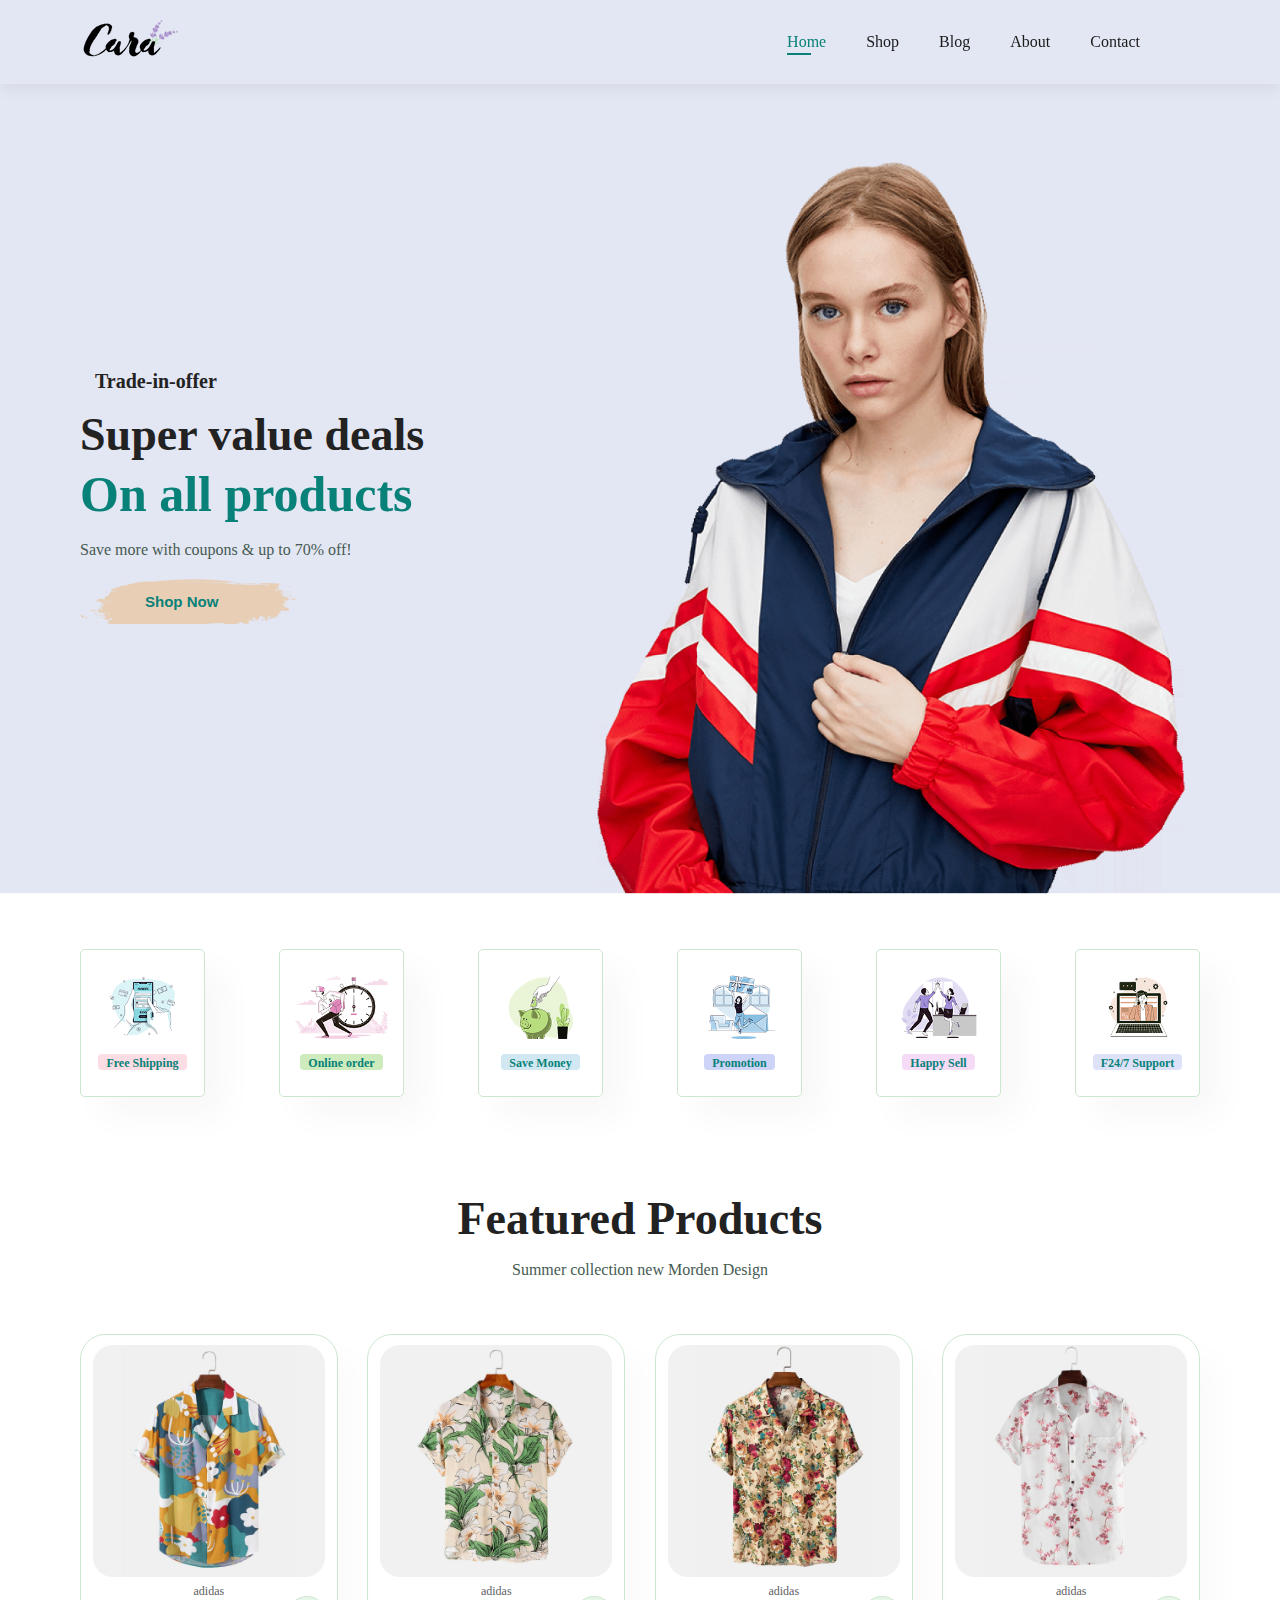
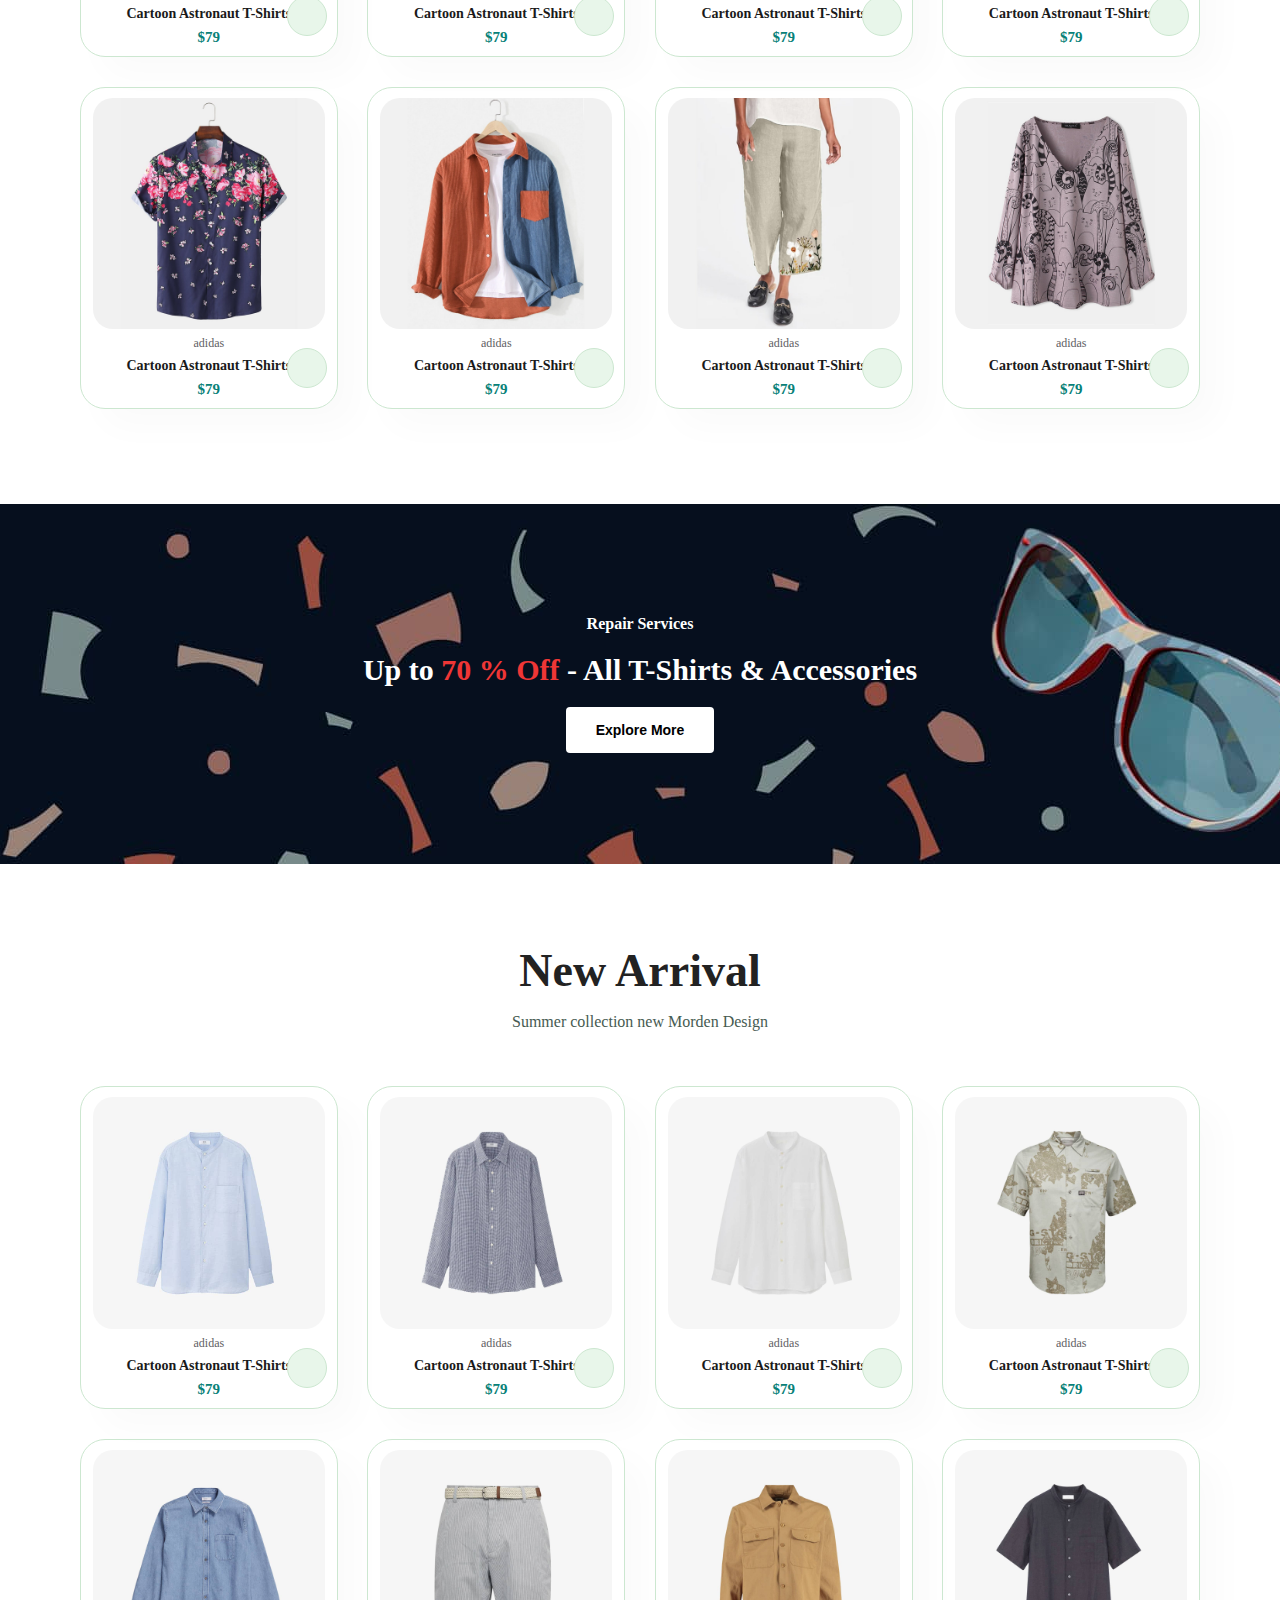
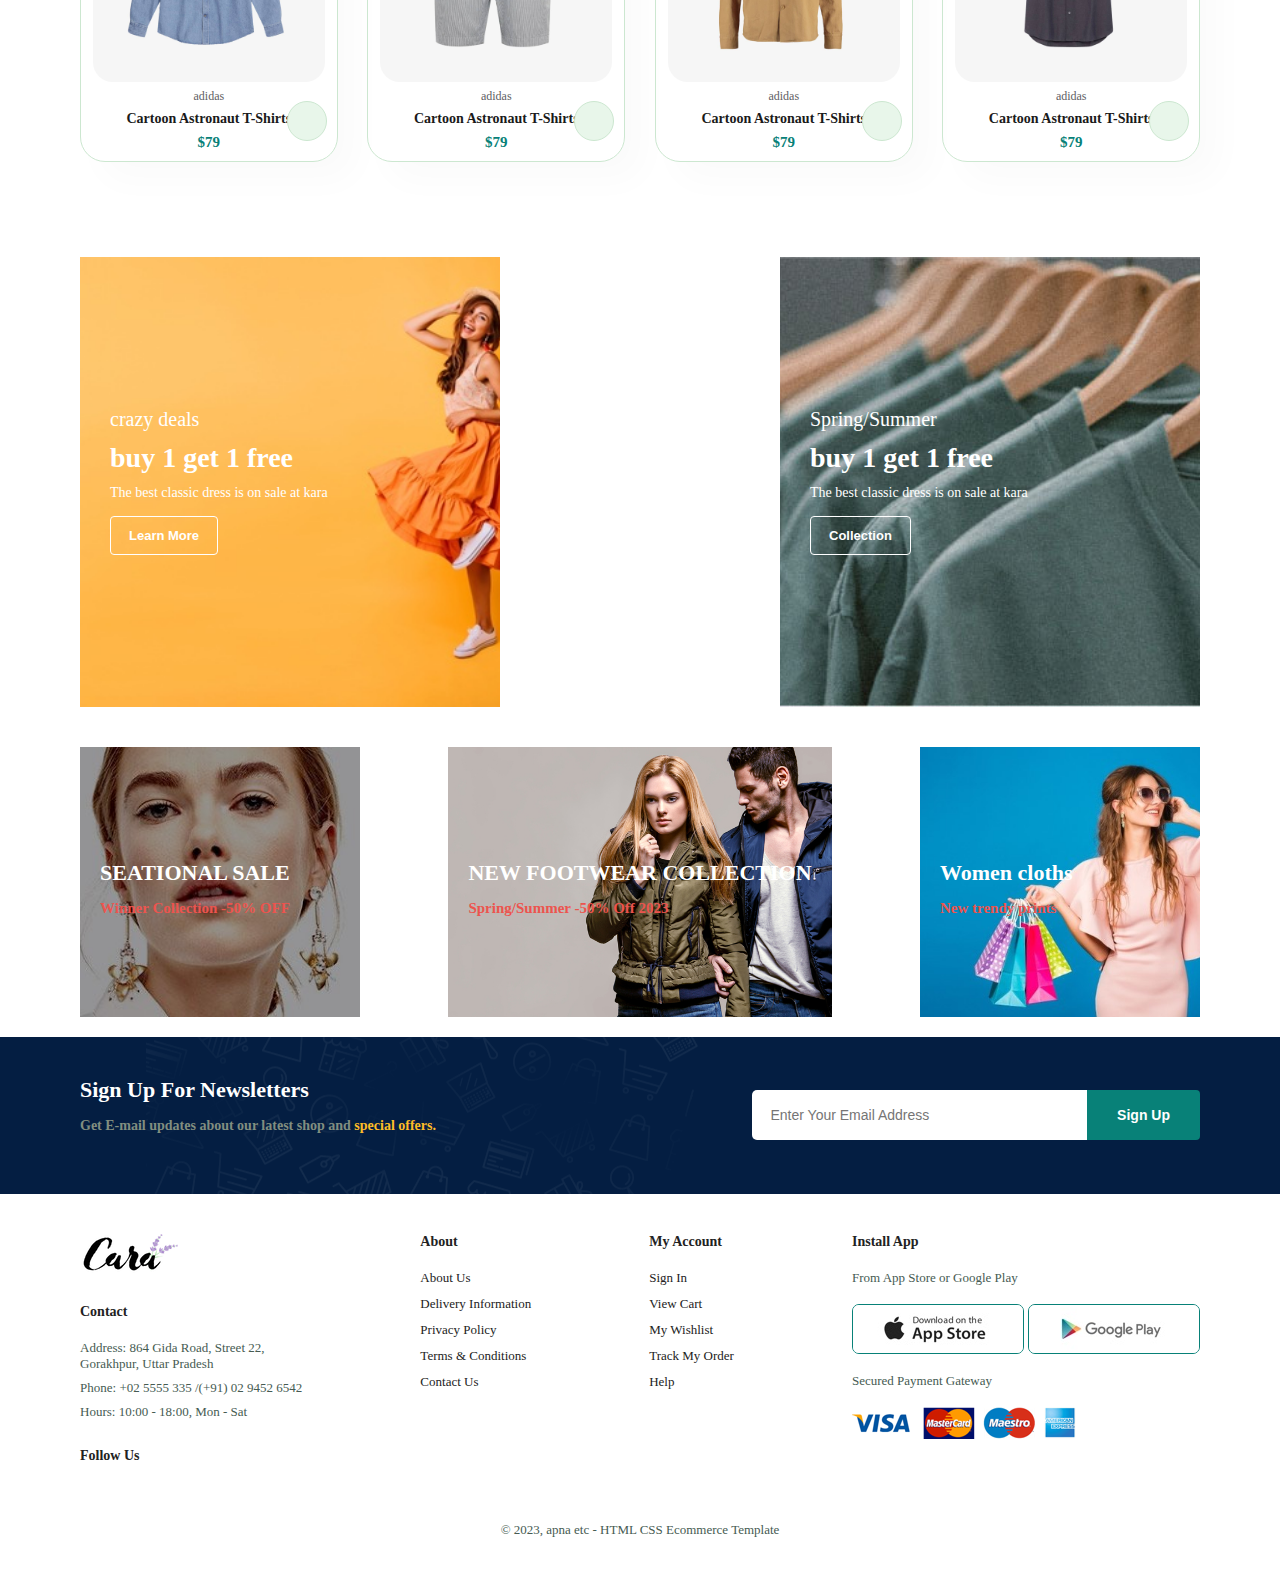
<file: index.html>
<!DOCTYPE html>
<html lang="en">
<head>
    <meta charset="UTF-8">
    <meta http-equiv="X-UA-Compatible" content="IE=edge">
    <meta name="viewport" content="width=device-width, initial-scale=1.0">
    <title>Ecomerce</title>
    <!-- Link Stylesheet -->
    <link rel="stylesheet" href="./style.css">

    <!-- font awesome cdn link -->
    <link rel="stylesheet" href="https://cdnjs.cloudflare.com/ajax/libs/font-awesome/6.3.0/css/all.min.css" integrity="sha512-SzlrxWUlpfuzQ+pcUCosxcglQRNAq/DZjVsC0lE40xsADsfeQoEypE+enwcOiGjk/bSuGGKHEyjSoQ1zVisanQ==" crossorigin="anonymous" referrerpolicy="no-referrer" />
</head>
<body>
    <!-- navbar section -->
    <section id="header">
      <a href="#"><img src="./images/logo.png" alt="logo-image" class="logo"> </a>
      
      <!-- navbar -->
      <div>
        <ul id="navbar">
            <li><a class="active" href="./index.html">Home</a></li>

            <li><a href="shop.html">Shop</a></li>

            <li><a href="blog.html">Blog</a></li>

            <li><a href="about.html">About</a></li>

            <li><a href="contact.html">Contact</a></li>

            <li id="lg-bag"><a href="cart.html"><i class="fa-solid fa-cart-shopping"></i></a></li>
            <a href="#" id="close"><i class="fa-sharp fa-solid fa-xmark"></i></a>
            
        </ul>
      </div>

      <div id="mobile">
          <a href="cart.html"><i class="fa-solid fa-cart-shopping"></i></a>
        <i id="bar" class="fas fa-outdent"></i>
      </div>

    </section>

 <!-- HERO section -->
<section id="hero">
    <h4>Trade-in-offer</h4>
    <h2>Super value deals</h2>
    <h1>On all products
    </h1>
    <p>Save more with coupons & up to 70% off!</p>
    <button>Shop Now</button>
</section>

<!-- features section -->

<section id="feature" class="section-p1">
    <div class="fe-box" >
        <img src="./images/features/f1.png" alt="">
        <h6>Free Shipping</h6>
    </div>

    <div class="fe-box" >
        <img src="./images/features/f2.png" alt="">
        <h6>Online order</h6>
    </div>

    <div class="fe-box" >
        <img src="./images/features/f3.png" alt="">
        <h6>Save Money</h6>
    </div>

    <div class="fe-box" >
        <img src="./images/features/f4.png" alt="">
        <h6>Promotion</h6>
    </div>

    <div class="fe-box" >
        <img src="./images/features/f5.png" alt="">
        <h6>Happy Sell</h6>
    </div>

    <div class="fe-box" >
        <img src="./images/features/f6.png" alt="">
        <h6>F24/7 Support</h6>
    </div>
</section>

<!-- features product1 -->
<section id="product1"  class="section-p1">
<h2>Featured Products</h2>
<p>Summer collection new Morden Design</p>
<div class="pro-container">
<div class="pro" onclick="window.location.href='singleproduct.html'">
    <img src="./images/products/f1.jpg" alt="">
    <div class="des">
        <span>adidas</span>
        <h5>Cartoon Astronaut T-Shirts</h5>
        <div class="star">
            <i class="fas fa-star"></i>
            <i class="fas fa-star"></i>
            <i class="fas fa-star"></i>
            <i class="fas fa-star"></i>
            <i class="fas fa-star"></i>
        </div>
        <h4>$79</h4>

    </div>
    <a href="#"><i class="fa-solid fa-cart-shopping cart"></i></a>
</div>

<div class="pro" onclick="window.location.href='singleproduct.html'">
    <img src="./images/products/f2.jpg" alt="">
    <div class="des">
        <span>adidas</span>
        <h5>Cartoon Astronaut T-Shirts</h5>
        <div class="star">
            <i class="fas fa-star"></i>
            <i class="fas fa-star"></i>
            <i class="fas fa-star"></i>
            <i class="fas fa-star"></i>
            <i class="fas fa-star"></i>
        </div>
        <h4>$79</h4>
    </div>
    <a href="#"><i class="fa-solid fa-cart-shopping cart"></i></a>
</div>

<div class="pro" onclick="window.location.href='singleproduct.html'">
    <img src="./images/products/f3.jpg" alt="">
    <div class="des">
        <span>adidas</span>
        <h5>Cartoon Astronaut T-Shirts</h5>
        <div class="star">
            <i class="fas fa-star"></i>
            <i class="fas fa-star"></i>
            <i class="fas fa-star"></i>
            <i class="fas fa-star"></i>
            <i class="fas fa-star"></i>
        </div>
        <h4>$79</h4>
    </div>
    <a href="#"><i class="fa-solid fa-cart-shopping cart"></i></a>
</div>

<div class="pro" onclick="window.location.href='singleproduct.html'">
    <img src="./images/products/f4.jpg" alt="">
    <div class="des">
        <span>adidas</span>
        <h5>Cartoon Astronaut T-Shirts</h5>
        <div class="star">
            <i class="fas fa-star"></i>
            <i class="fas fa-star"></i>
            <i class="fas fa-star"></i>
            <i class="fas fa-star"></i>
            <i class="fas fa-star"></i>
        </div>
        <h4>$79</h4>
    </div>
    <a href="#"><i class="fa-solid fa-cart-shopping cart"></i></a>
</div>

<div class="pro">
    <img src="./images/products/f5.jpg" alt="">
    <div class="des">
        <span>adidas</span>
        <h5>Cartoon Astronaut T-Shirts</h5>
        <div class="star">
            <i class="fas fa-star"></i>
            <i class="fas fa-star"></i>
            <i class="fas fa-star"></i>
            <i class="fas fa-star"></i>
            <i class="fas fa-star"></i>
        </div>
        <h4>$79</h4>
    </div>
    <a href="#"><i class="fa-solid fa-cart-shopping cart"></i></a>
</div>

<div class="pro">
    <img src="./images/products/f6.jpg" alt="">
    <div class="des">
        <span>adidas</span>
        <h5>Cartoon Astronaut T-Shirts</h5>
        <div class="star">
            <i class="fas fa-star"></i>
            <i class="fas fa-star"></i>
            <i class="fas fa-star"></i>
            <i class="fas fa-star"></i>
            <i class="fas fa-star"></i>
        </div>
        <h4>$79</h4>
    </div>
    <a href="#"><i class="fa-solid fa-cart-shopping cart"></i></a>
</div>

<div class="pro">
    <img src="./images/products/f7.jpg" alt="">
    <div class="des">
        <span>adidas</span>
        <h5>Cartoon Astronaut T-Shirts</h5>
        <div class="star">
            <i class="fas fa-star"></i>
            <i class="fas fa-star"></i>
            <i class="fas fa-star"></i>
            <i class="fas fa-star"></i>
            <i class="fas fa-star"></i>
        </div>
        <h4>$79</h4>
    </div>
    <a href="#"><i class="fa-solid fa-cart-shopping cart"></i></a>
</div>

<div class="pro">
    <img src="./images/products/f8.jpg" alt="">
    <div class="des">
        <span>adidas</span>
        <h5>Cartoon Astronaut T-Shirts</h5>
        <div class="star">
            <i class="fas fa-star"></i>
            <i class="fas fa-star"></i>
            <i class="fas fa-star"></i>
            <i class="fas fa-star"></i>
            <i class="fas fa-star"></i>
        </div>
        <h4>$79</h4>
    </div>
    <a href="#"><i class="fa-solid fa-cart-shopping cart"></i></a>
</div>

</div>
</section>

<!-- banner start -->
<section id="banner" class="section-m1">
    <h4>Repair Services</h4>
    <h2>Up to <span>70 % Off</span> - All T-Shirts & Accessories</h2>
    <button class="normal">Explore More</button>
</section>

<!-- banner2 start -->
<section id="product1"  class="section-p1">
    <h2>New Arrival</h2>
    <p>Summer collection new Morden Design</p>
    <div class="pro-container">
    <div class="pro">
        <img src="./images/products/n1.jpg" alt="">
        <div class="des">
            <span>adidas</span>
            <h5>Cartoon Astronaut T-Shirts</h5>
            <div class="star">
                <i class="fas fa-star"></i>
                <i class="fas fa-star"></i>
                <i class="fas fa-star"></i>
                <i class="fas fa-star"></i>
                <i class="fas fa-star"></i>
            </div>
            <h4>$79</h4>
        </div>
        <a href="#"><i class="fa-solid fa-cart-shopping cart"></i></a>
    </div>
    
    <div class="pro">
        <img src="./images/products/n2.jpg" alt="">
        <div class="des">
            <span>adidas</span>
            <h5>Cartoon Astronaut T-Shirts</h5>
            <div class="star">
                <i class="fas fa-star"></i>
                <i class="fas fa-star"></i>
                <i class="fas fa-star"></i>
                <i class="fas fa-star"></i>
                <i class="fas fa-star"></i>
            </div>
            <h4>$79</h4>
        </div>
        <a href="#"><i class="fa-solid fa-cart-shopping cart"></i></a>
    </div>
    
    <div class="pro">
        <img src="./images/products/n3.jpg" alt="">
        <div class="des">
            <span>adidas</span>
            <h5>Cartoon Astronaut T-Shirts</h5>
            <div class="star">
                <i class="fas fa-star"></i>
                <i class="fas fa-star"></i>
                <i class="fas fa-star"></i>
                <i class="fas fa-star"></i>
                <i class="fas fa-star"></i>
            </div>
            <h4>$79</h4>
        </div>
        <a href="#"><i class="fa-solid fa-cart-shopping cart"></i></a>
    </div>
    
    <div class="pro">
        <img src="./images/products/n4.jpg" alt="">
        <div class="des">
            <span>adidas</span>
            <h5>Cartoon Astronaut T-Shirts</h5>
            <div class="star">
                <i class="fas fa-star"></i>
                <i class="fas fa-star"></i>
                <i class="fas fa-star"></i>
                <i class="fas fa-star"></i>
                <i class="fas fa-star"></i>
            </div>
            <h4>$79</h4>
        </div>
        <a href="#"><i class="fa-solid fa-cart-shopping cart"></i></a>
    </div>
    
    <div class="pro">
        <img src="./images/products/n5.jpg" alt="">
        <div class="des">
            <span>adidas</span>
            <h5>Cartoon Astronaut T-Shirts</h5>
            <div class="star">
                <i class="fas fa-star"></i>
                <i class="fas fa-star"></i>
                <i class="fas fa-star"></i>
                <i class="fas fa-star"></i>
                <i class="fas fa-star"></i>
            </div>
            <h4>$79</h4>
        </div>
        <a href="#"><i class="fa-solid fa-cart-shopping cart"></i></a>
    </div>
    
    <div class="pro">
        <img src="./images/products/n6.jpg" alt="">
        <div class="des">
            <span>adidas</span>
            <h5>Cartoon Astronaut T-Shirts</h5>
            <div class="star">
                <i class="fas fa-star"></i>
                <i class="fas fa-star"></i>
                <i class="fas fa-star"></i>
                <i class="fas fa-star"></i>
                <i class="fas fa-star"></i>
            </div>
            <h4>$79</h4>
        </div>
        <a href="#"><i class="fa-solid fa-cart-shopping cart"></i></a>
    </div>
    
    <div class="pro">
        <img src="./images/products/n7.jpg" alt="">
        <div class="des">
            <span>adidas</span>
            <h5>Cartoon Astronaut T-Shirts</h5>
            <div class="star">
                <i class="fas fa-star"></i>
                <i class="fas fa-star"></i>
                <i class="fas fa-star"></i>
                <i class="fas fa-star"></i>
                <i class="fas fa-star"></i>
            </div>
            <h4>$79</h4>
        </div>
        <a href="#"><i class="fa-solid fa-cart-shopping cart"></i></a>
    </div>
    
    <div class="pro">
        <img src="./images/products/n8.jpg" alt="">
        <div class="des">
            <span>adidas</span>
            <h5>Cartoon Astronaut T-Shirts</h5>
            <div class="star">
                <i class="fas fa-star"></i>
                <i class="fas fa-star"></i>
                <i class="fas fa-star"></i>
                <i class="fas fa-star"></i>
                <i class="fas fa-star"></i>
            </div>
            <h4>$79</h4>
        </div>
        <a href="#"><i class="fa-solid fa-cart-shopping cart"></i></a>
    </div>
    
    </div>
    </section>

    <!-- small banner  start side wise -->
    <section id="sm-banner" class="section-p1">
        <div class="banner-box">
            <h4>crazy deals</h4>
            <h2>buy 1 get 1 free</h2>
            <span>The best classic dress is on sale at kara</span>
            <button class="white">Learn More</button>
        </div>

        <div class="banner-box banner-box2">
            <h4>Spring/Summer</h4>
            <h2>buy 1 get 1 free</h2>
            <span>The best classic dress is on sale at kara</span>
            <button class="white">Collection</button>
        </div>
    </section>

<!-- banner3 start -->
<section id="banner3">
    <div class="banner-box ">
        <h2>SEATIONAL SALE</h2>
        <h3>Winner Collection -50% OFF</h3>
    </div>

    <div class="banner-box banner-box2">
        <h2>NEW FOOTWEAR COLLECTION</h2>
        <h3>Spring/Summer -50% Off 2023</h3>
    </div>

    <div class="banner-box banner-box3">
        <h2>Women cloths</h2>
        <h3>New trendy prints</h3>
    </div>
</section>

<!-- Newsletter section-->
<section id="newsletter" class="section-p1" class="section-m1">
    <div class="news-text">
    <h4>Sign Up For Newsletters</h4>
    <p>Get E-mail updates about our latest shop and <span> special offers.</span></p>
    </div>
    <div class="form">
        <input type="text" placeholder="Enter Your Email Address">
        <button class="normal">Sign Up</button>
    </div>
</section>

<!-- footer section -->
<footer class="section-p1">
    <div class="col">
        <img class="logo" src="./images/logo.png" alt="">
        <h4>Contact</h4>
        <p><stromg>Address:</stromg> 864 Gida Road, Street 22, <br>
                   Gorakhpur, Uttar Pradesh</p>
        <p><stromg>Phone:</stromg> +02 5555 335 /(+91) 02 9452 6542</p>
        <p><stromg>Hours:</stromg> 10:00 - 18:00, Mon - Sat</p>
        <div class="follow">
            <h4>Follow Us</h4>
            <div class="icon">
                <i class="fab fa-facebook-f"></i>
                <i class="fab fa-twitter"></i>
                <i class="fab fa-instagram"></i>
                <i class="fab fa-pinterest-p"></i>
                <i class="fab fa-youtube"></i>
            </div>
        </div>
    </div>

    <div class="col">
        <h4>About</h4>
        <a href="#">About Us</a>
        <a href="#">Delivery Information</a>
        <a href="#">Privacy Policy</a>
        <a href="#">Terms & Conditions</a>
        <a href="#">Contact Us</a>
    </div>

    <div class="col">
        <h4>My Account</h4>
        <a href="#">Sign In</a>
        <a href="#">View Cart</a>
        <a href="#">My Wishlist</a>
        <a href="#">Track My Order</a>
        <a href="#">Help</a>
    </div>

    <div class="col install-app">
        <h4>Install App</h4>
        <p>From App Store or Google Play</p>
        <div class="row">
            <img src="./images/pay/app.jpg" alt="">
            <img src="./images/pay/play.jpg" alt="">
        </div>
        <p>Secured Payment Gateway</p>
        <img src="./images/pay/pay.png" alt="">
    </div>

    <div class="copyright">
        <p> &copy; 2023, apna etc - HTML CSS Ecommerce Template</p>
    </div>
</footer>

    <!-- js file added -->
    <script src="./script.js"></script>
</body>
</html>
</file>
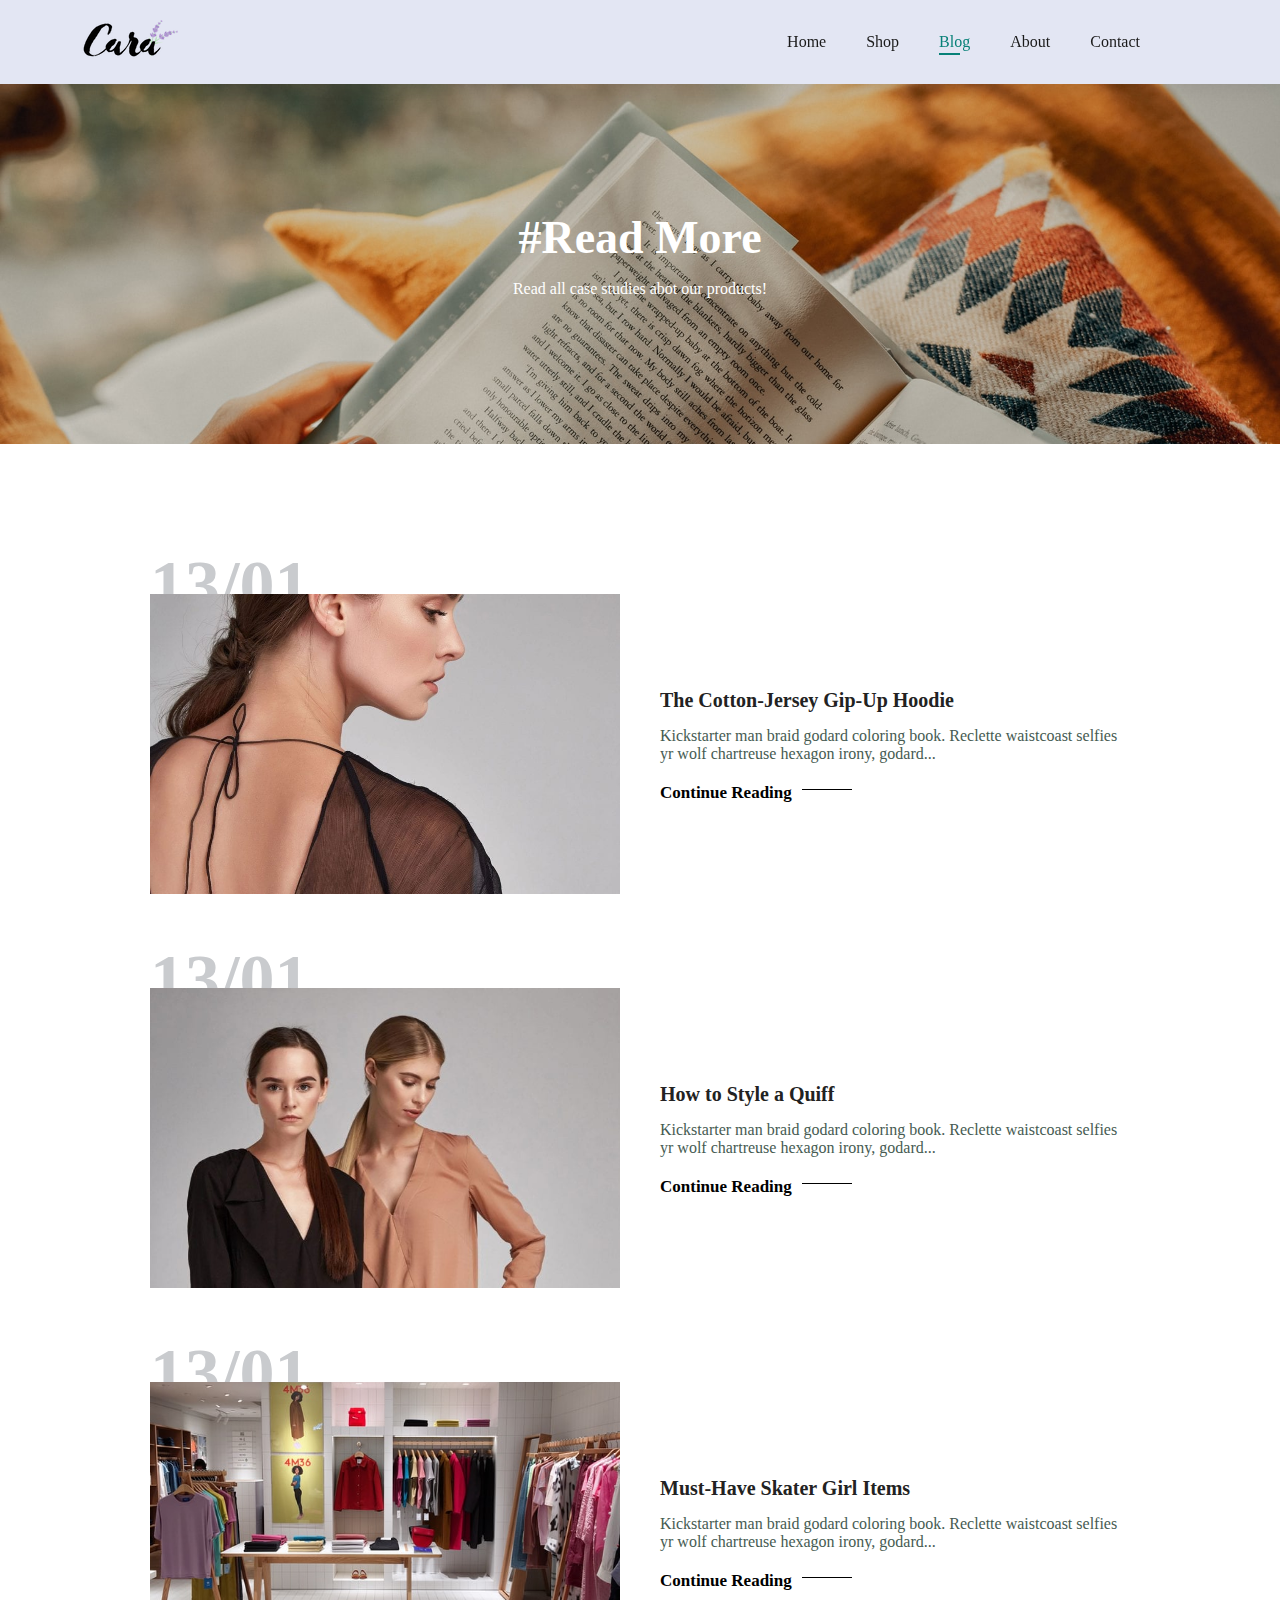
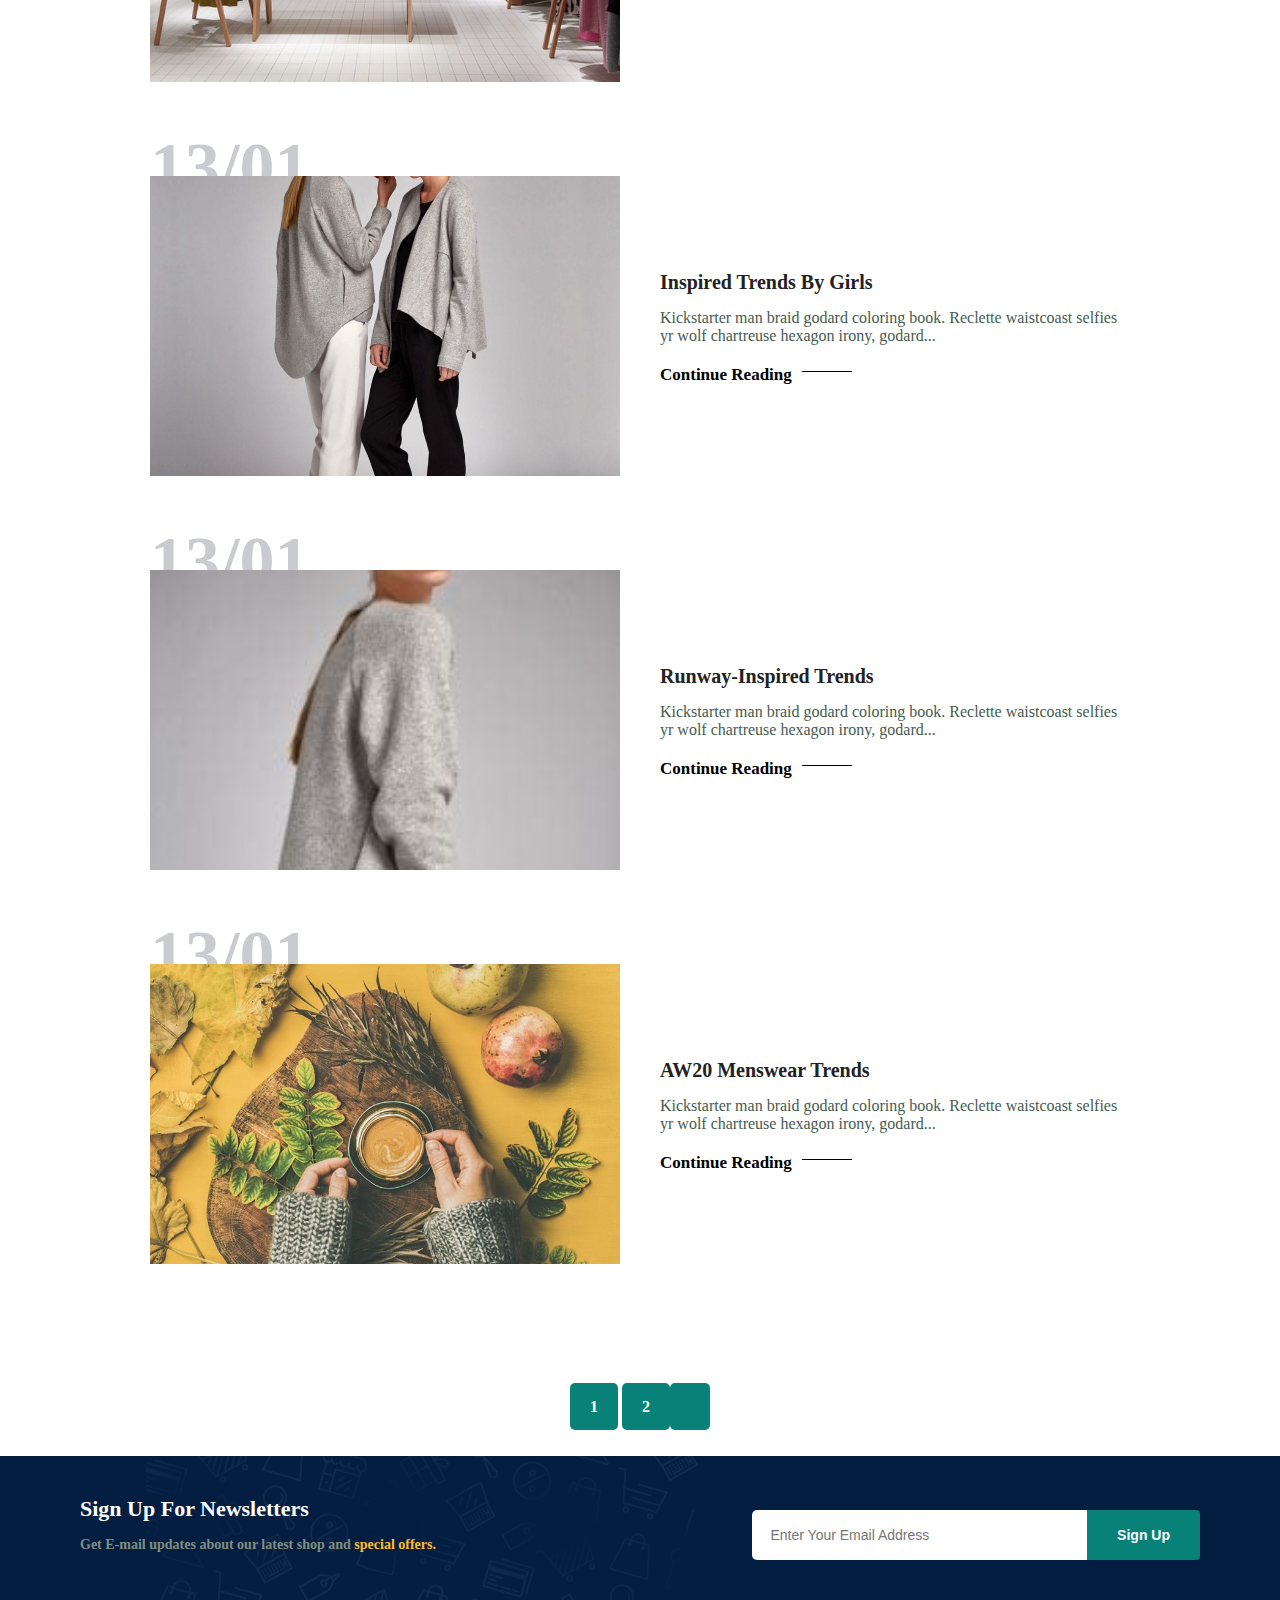
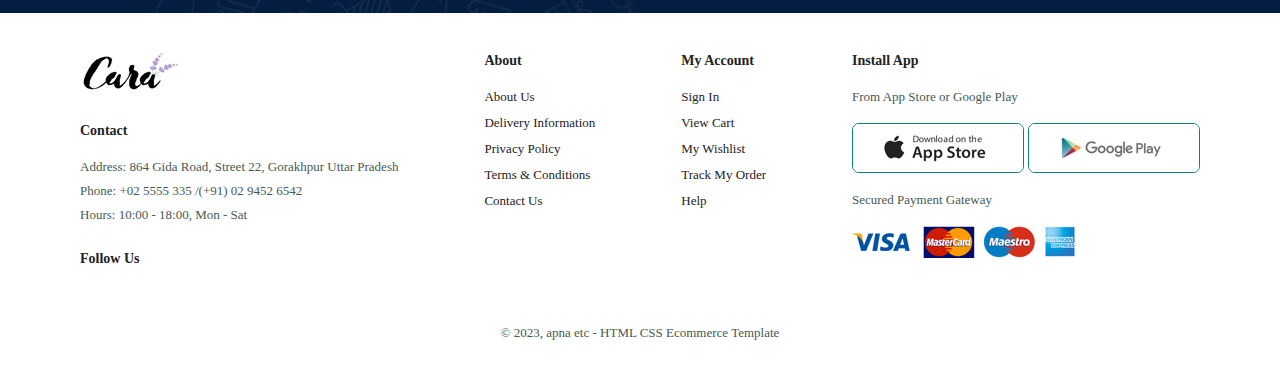
<file: blog.html>
<!DOCTYPE html>
<html lang="en">
<head>
    <meta charset="UTF-8">
    <meta http-equiv="X-UA-Compatible" content="IE=edge">
    <meta name="viewport" content="width=device-width, initial-scale=1.0">
    <title>Ecomerce</title>
    <!-- Link Stylesheet -->
    <link rel="stylesheet" href="./style.css">

    <!-- font awesome cdn link -->
    <link rel="stylesheet" href="https://cdnjs.cloudflare.com/ajax/libs/font-awesome/6.3.0/css/all.min.css" integrity="sha512-SzlrxWUlpfuzQ+pcUCosxcglQRNAq/DZjVsC0lE40xsADsfeQoEypE+enwcOiGjk/bSuGGKHEyjSoQ1zVisanQ==" crossorigin="anonymous" referrerpolicy="no-referrer" />
</head>
<body>
    <!-- navbar section -->
    <section id="header">
      <a href="#"><img src="./images/logo.png" alt="logo-image" class="logo"> </a>
      
      <!-- navbar -->
      <div>
        <ul id="navbar">
            <li><a  href="./index.html">Home</a></li>

            <li><a  href="shop.html">Shop</a></li>

            <li><a class="active" href="blog.html">Blog</a></li>

            <li><a href="about.html">About</a></li>

            <li><a href="contact.html">Contact</a></li>

            <li id="lg-bag"><a href="cart.html"><i class="fa-solid fa-cart-shopping"></i></a></li>
            <a href="#" id="close"><i class="fa-sharp fa-solid fa-xmark"></i></a>
            
        </ul>
      </div>

      <div id="mobile">
          <a href="cart.html"><i class="fa-solid fa-cart-shopping"></i></a>
        <i id="bar" class="fas fa-outdent"></i>
      </div>

    </section>

 <!-- Page header section (added)-->
<section id="page-header" class="blog-header">
    <h2>#Read More</h2>
  
    <p>Read all case studies abot our products!</p>
</section>

<!-- blog page(added)  -->
<section id="blog">
    <div class="blog-box">
        <div class="blog-image">
            <img src="./images/blog/b1.jpg" alt="">
        </div>
        <div class="blog-details">
            <h4>The Cotton-Jersey Gip-Up Hoodie</h4>
            <p>Kickstarter man braid godard coloring book. Reclette waistcoast selfies yr wolf chartreuse hexagon irony, godard...</p>
            <a href="#">Continue Reading</a>
        </div>
        <h1>13/01</h1>
    </div>

    <div class="blog-box">
        <div class="blog-image">
            <img src="./images/blog/b2.jpg" alt="">
        </div>
        <div class="blog-details">
            <h4>How to Style a Quiff </h4>
            <p>Kickstarter man braid godard coloring book. Reclette waistcoast selfies yr wolf chartreuse hexagon irony, godard...</p>
            <a href="#">Continue Reading</a>
        </div>
        <h1>13/01</h1>
    </div>

    <div class="blog-box">
        <div class="blog-image">
            <img src="./images/blog/b3.jpg" alt="">
        </div>
        <div class="blog-details">
            <h4>Must-Have Skater Girl Items</h4>
            <p>Kickstarter man braid godard coloring book. Reclette waistcoast selfies yr wolf chartreuse hexagon irony, godard...</p>
            <a href="#">Continue Reading</a>
        </div>
        <h1>13/01</h1>
    </div>

    <div class="blog-box">
        <div class="blog-image">
            <img src="./images/blog/b4.jpg" alt="">
        </div>
        <div class="blog-details">
            <h4>Inspired Trends By Girls</h4>
            <p>Kickstarter man braid godard coloring book. Reclette waistcoast selfies yr wolf chartreuse hexagon irony, godard...</p>
            <a href="#">Continue Reading</a>
        </div>
        <h1>13/01</h1>
    </div>

    <div class="blog-box">
        <div class="blog-image">
            <img src="./images/blog/b5.jpg" alt="">
        </div>
        <div class="blog-details">
            <h4>Runway-Inspired Trends</h4>
            <p>Kickstarter man braid godard coloring book. Reclette waistcoast selfies yr wolf chartreuse hexagon irony, godard...</p>
            <a href="#">Continue Reading</a>
        </div>
        <h1>13/01</h1>
    </div>

    <div class="blog-box">
        <div class="blog-image">
            <img src="./images/blog/b6.jpg" alt="">
        </div>
        <div class="blog-details">
            <h4>AW20 Menswear Trends</h4>
            <p>Kickstarter man braid godard coloring book. Reclette waistcoast selfies yr wolf chartreuse hexagon irony, godard...</p>
            <a href="#">Continue Reading</a>
        </div>
        <h1>13/01</h1>
    </div>

</section>

<!-- features product1 -->

    <section id="pagination" class="section-p1">
        <a href="#">1</a>
        <a href="#">2</a>
        <a href="#"><i class="fa-solid fa-arrow-right"></i></a>
    </section>

<!-- Newsletter -->
<section id="newsletter" class="section-p1" class="section-m1">
    <div class="news-text">
    <h4>Sign Up For Newsletters</h4>
    <p>Get E-mail updates about our latest shop and <span> special offers.</span></p>
    </div>
    <div class="form">
        <input type="text" placeholder="Enter Your Email Address">
        <button class="normal">Sign Up</button>
    </div>
</section>

<!-- footer section -->
<footer class="section-p1">
    <div class="col">
        <img class="logo" src="./images/logo.png" alt="">
        <h4>Contact</h4>
        <p><stromg>Address:</stromg> 864 Gida Road, Street 22, Gorakhpur Uttar Pradesh</p>
        <p><stromg>Phone:</stromg> +02 5555 335 /(+91) 02 9452 6542</p>
        <p><stromg>Hours:</stromg> 10:00 - 18:00, Mon - Sat</p>
        <div class="follow">
            <h4>Follow Us</h4>
            <div class="icon">
                <i class="fab fa-facebook-f"></i>
                <i class="fab fa-twitter"></i>
                <i class="fab fa-instagram"></i>
                <i class="fab fa-pinterest-p"></i>
                <i class="fab fa-youtube"></i>
            </div>
        </div>
    </div>

    <div class="col">
        <h4>About</h4>
        <a href="#">About Us</a>
        <a href="#">Delivery Information</a>
        <a href="#">Privacy Policy</a>
        <a href="#">Terms & Conditions</a>
        <a href="#">Contact Us</a>
    </div>

    <div class="col">
        <h4>My Account</h4>
        <a href="#">Sign In</a>
        <a href="#">View Cart</a>
        <a href="#">My Wishlist</a>
        <a href="#">Track My Order</a>
        <a href="#">Help</a>
    </div>

    <div class="col install-app">
        <h4>Install App</h4>
        <p>From App Store or Google Play</p>
        <div class="row">
            <img src="./images/pay/app.jpg" alt="">
            <img src="./images/pay/play.jpg" alt="">
        </div>
        <p>Secured Payment Gateway</p>
        <img src="./images/pay/pay.png" alt="">
    </div>

    <div class="copyright">
        <p> &copy; 2023, apna etc - HTML CSS Ecommerce Template</p>
    </div>
</footer>

    <!-- js file added -->
    <script src="./script.js"></script>
</body>
</html>
</file>
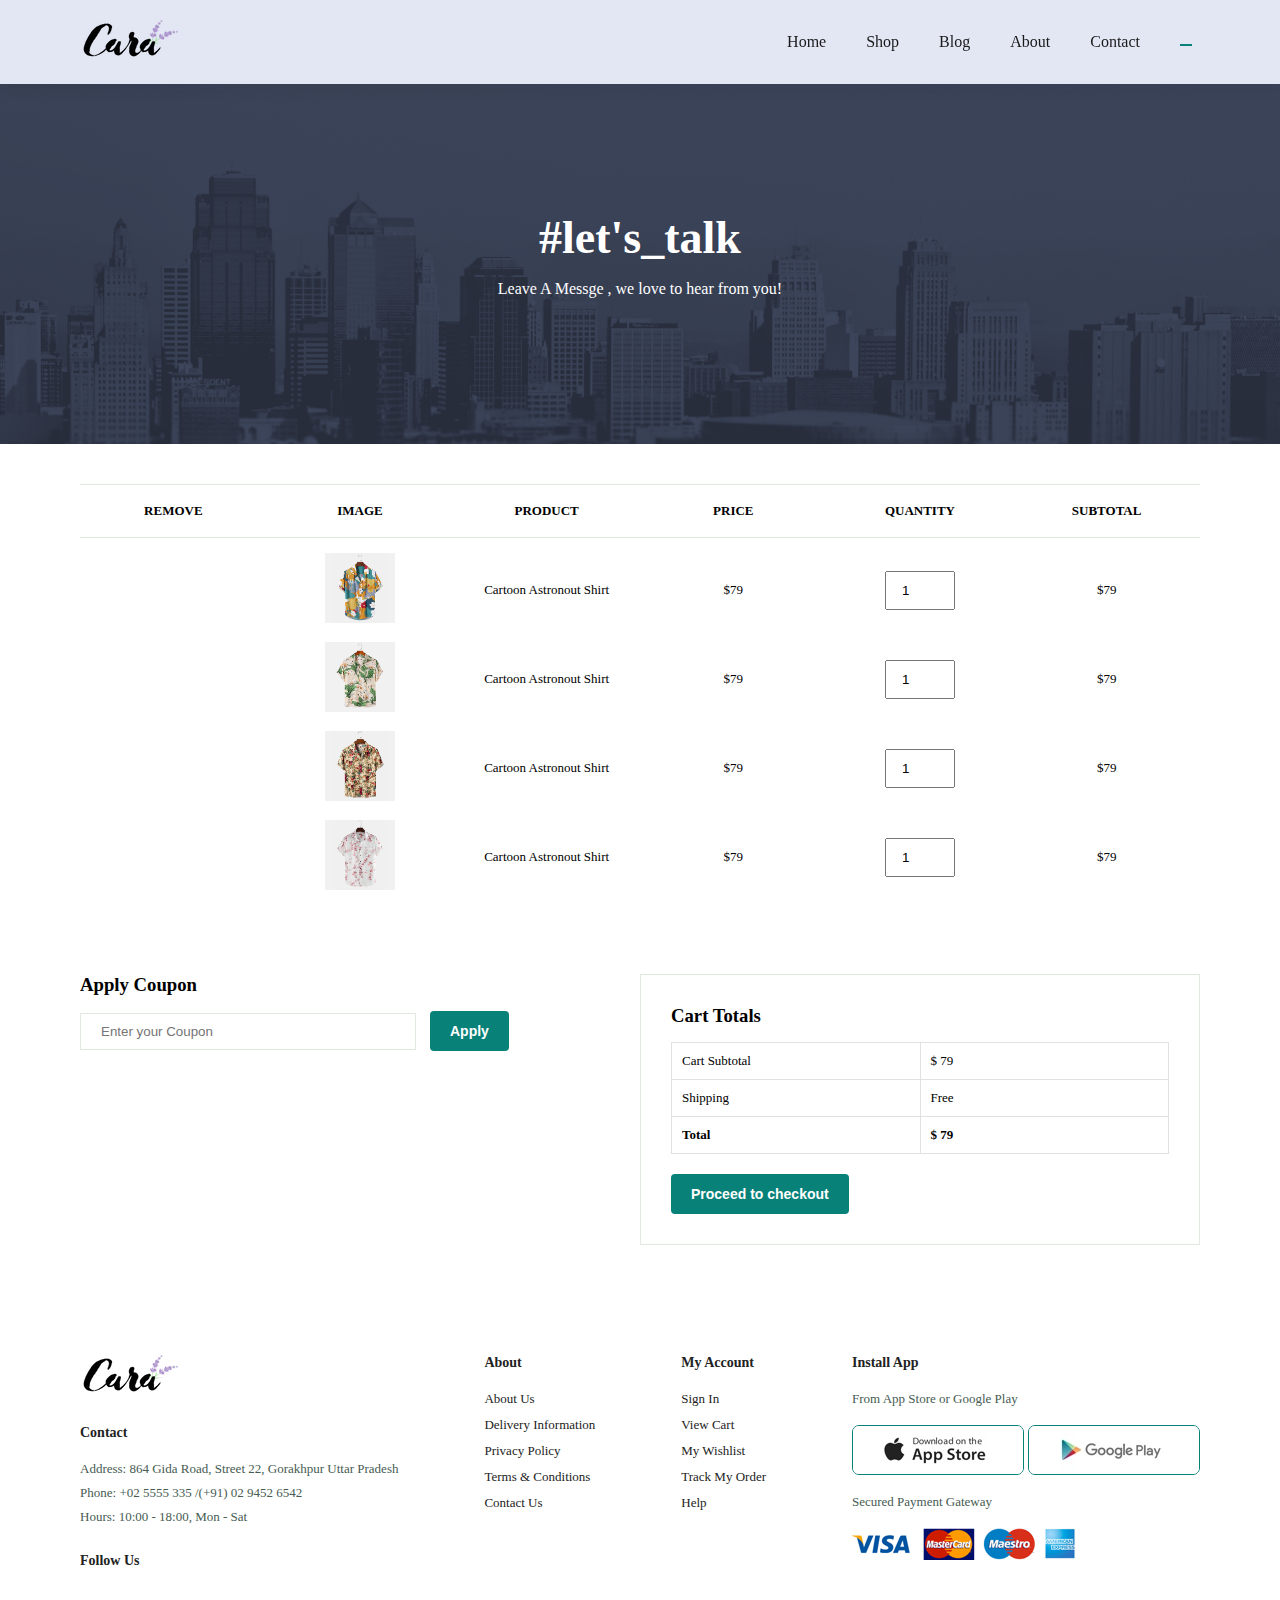
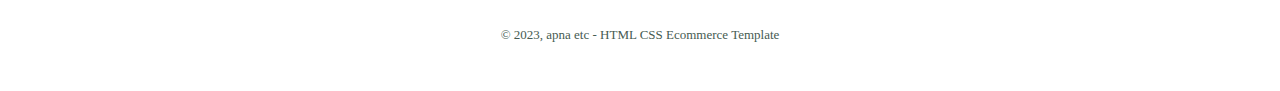
<file: cart.html>
<!DOCTYPE html>
<html lang="en">

<head>
    <meta charset="UTF-8">
    <meta http-equiv="X-UA-Compatible" content="IE=edge">
    <meta name="viewport" content="width=device-width, initial-scale=1.0">
    <title>Ecomerce</title>
    <!-- Link Stylesheet -->
    <link rel="stylesheet" href="./style.css">

    <!-- font awesome cdn link -->
    <link rel="stylesheet" href="https://cdnjs.cloudflare.com/ajax/libs/font-awesome/6.3.0/css/all.min.css"
        integrity="sha512-SzlrxWUlpfuzQ+pcUCosxcglQRNAq/DZjVsC0lE40xsADsfeQoEypE+enwcOiGjk/bSuGGKHEyjSoQ1zVisanQ=="
        crossorigin="anonymous" referrerpolicy="no-referrer" />
</head>

<body>
    <!-- navbar section -->
    <section id="header">
        <a href="#"><img src="./images/logo.png" alt="logo-image" class="logo"> </a>

        <!-- navbar -->
        <div>
            <ul id="navbar">
                <li><a href="./index.html">Home</a></li>

                <li><a href="shop.html">Shop</a></li>

                <li><a href="blog.html">Blog</a></li>

                <li><a href="about.html">About</a></li>

                <li><a  href="contact.html">Contact</a></li>

                <li id="lg-bag"><a class="active" href="cart.html"><i class="fa-solid fa-cart-shopping"></i></a></li>
                <a href="#" id="close"><i class="fa-sharp fa-solid fa-xmark"></i></a>

            </ul>
        </div>

        <div id="mobile">
            <a href="cart.html"><i class="fa-solid fa-cart-shopping"></i></a>
            <i id="bar" class="fas fa-outdent"></i>
        </div>

    </section>

    <!-- Page header section  for contact page (added)-->
    <section id="page-header" class="about-header">
        <h2>#let's_talk</h2>

        <p>Leave A Messge , we love to hear from you!</p>
    </section>

<section id="cart" class="section-p1">
   <table width="100%">
    <thead>
        <tr>
            <th>Remove</th>
            <th>Image</th>
            <th>Product</th>
            <th>Price</th>
            <th>Quantity</th>
            <th>Subtotal</th>
        </tr>
    </thead>
    <tbody>
        <tr>
            <td><a href="#"><i class="fa-sharp fa-solid fa-circle-xmark"></i></a></td>
            <td><img src="./images/products/f1.jpg" alt=""></td>
            <td>Cartoon Astronout Shirt</td>
            <td>$79</td>
            <td><input type="number" value="1"></td>
            <td>$79</td>
        </tr>

        <tr>
            <td><a href="#"><i class="fa-sharp fa-solid fa-circle-xmark"></i></a></td>
            <td><img src="./images/products/f2.jpg" alt=""></td>
            <td>Cartoon Astronout Shirt</td>
            <td>$79</td>
            <td><input type="number" value="1"></td>
            <td>$79</td>
        </tr>

        <tr>
            <td><a href="#"><i class="fa-sharp fa-solid fa-circle-xmark"></i></a></td>
            <td><img src="./images/products/f3.jpg" alt=""></td>
            <td>Cartoon Astronout Shirt</td>
            <td>$79</td>
            <td><input type="number" value="1"></td>
            <td>$79</td>
        </tr>

        <tr>
            <td><a href="#"><i class="fa-sharp fa-solid fa-circle-xmark"></i></a></td>
            <td><img src="./images/products/f4.jpg" alt=""></td>
            <td>Cartoon Astronout Shirt</td>
            <td>$79</td>
            <td><input type="number" value="1"></td>
            <td>$79</td>
        </tr>

     </tbody>
   </table> 
</section>

<section id="cart-add" class="section-p1">
<div id="coupon">
    <h3> Apply Coupon</h3>
    <div>
        <input type="text" placeholder="Enter your Coupon">
        <button class="normal">Apply</button>
    </div>
</div>

<div id="subtotal">
    <h3>Cart Totals</h3>
    <table>
        <tr>
            <td>Cart Subtotal</td>
            <td>$ 79</td>
        </tr>
        <tr>
            <td>Shipping</td>
            <td>Free</td>
        </tr>
       <tr>
        <td><strong>Total</strong></td>
        <td><strong>$ 79</strong></td>
       </tr>
    </table>
    <button class="normal">Proceed to checkout</button>
</div>
</section>

    <!-- footer section -->
    <footer class="section-p1">
        <div class="col">
            <img class="logo" src="./images/logo.png" alt="">
            <h4>Contact</h4>
            <p>
                <stromg>Address:</stromg> 864 Gida Road, Street 22, Gorakhpur Uttar Pradesh
            </p>
            <p>
                <stromg>Phone:</stromg> +02 5555 335 /(+91) 02 9452 6542
            </p>
            <p>
                <stromg>Hours:</stromg> 10:00 - 18:00, Mon - Sat
            </p>
            <div class="follow">
                <h4>Follow Us</h4>
                <div class="icon">
                    <i class="fab fa-facebook-f"></i>
                    <i class="fab fa-twitter"></i>
                    <i class="fab fa-instagram"></i>
                    <i class="fab fa-pinterest-p"></i>
                    <i class="fab fa-youtube"></i>
                </div>
            </div>
        </div>

        <div class="col">
            <h4>About</h4>
            <a href="#">About Us</a>
            <a href="#">Delivery Information</a>
            <a href="#">Privacy Policy</a>
            <a href="#">Terms & Conditions</a>
            <a href="#">Contact Us</a>
        </div>

        <div class="col">
            <h4>My Account</h4>
            <a href="#">Sign In</a>
            <a href="#">View Cart</a>
            <a href="#">My Wishlist</a>
            <a href="#">Track My Order</a>
            <a href="#">Help</a>
        </div>

        <div class="col install-app">
            <h4>Install App</h4>
            <p>From App Store or Google Play</p>
            <div class="row">
                <img src="./images/pay/app.jpg" alt="">
                <img src="./images/pay/play.jpg" alt="">
            </div>
            <p>Secured Payment Gateway</p>
            <img src="./images/pay/pay.png" alt="">
        </div>

        <div class="copyright">
            <p> &copy; 2023, apna etc - HTML CSS Ecommerce Template</p>
        </div>
    </footer>

    <!-- js file added -->
    <script src="./script.js"></script>
</body>

</html>
</file>
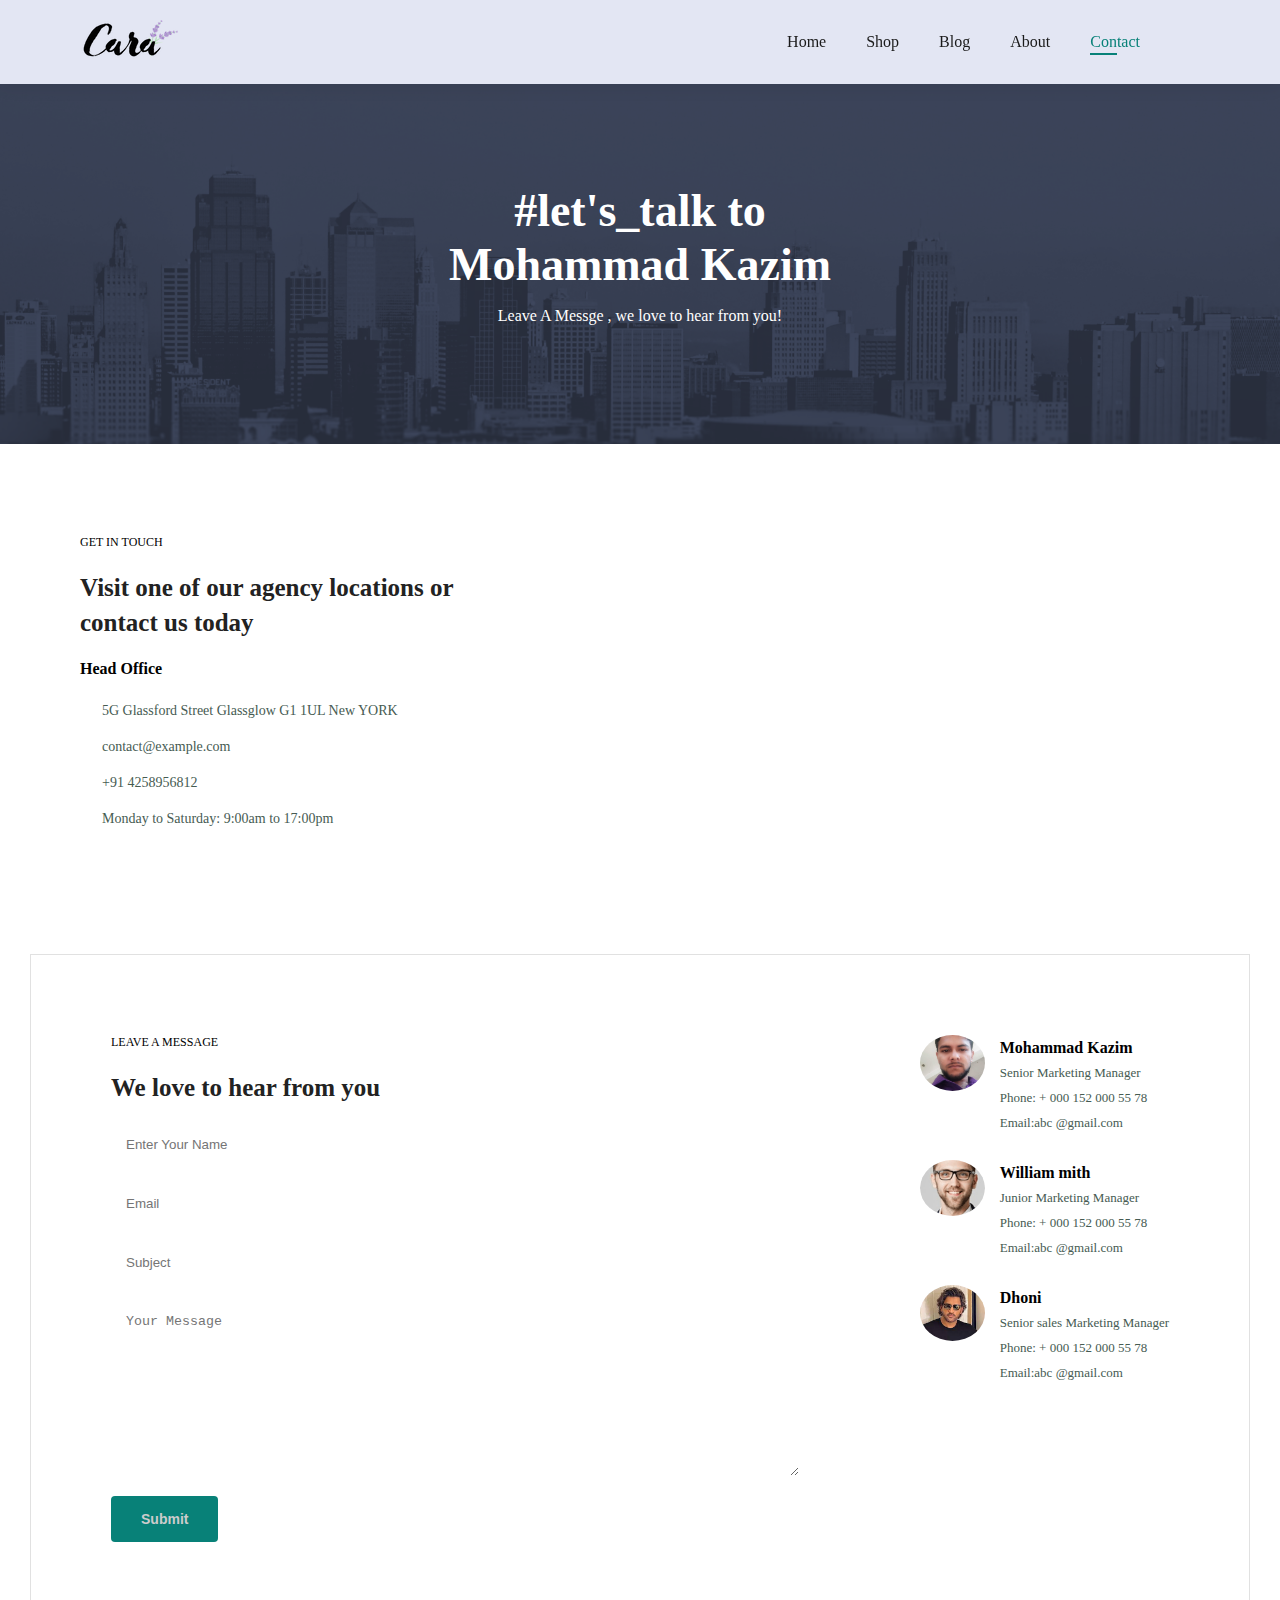
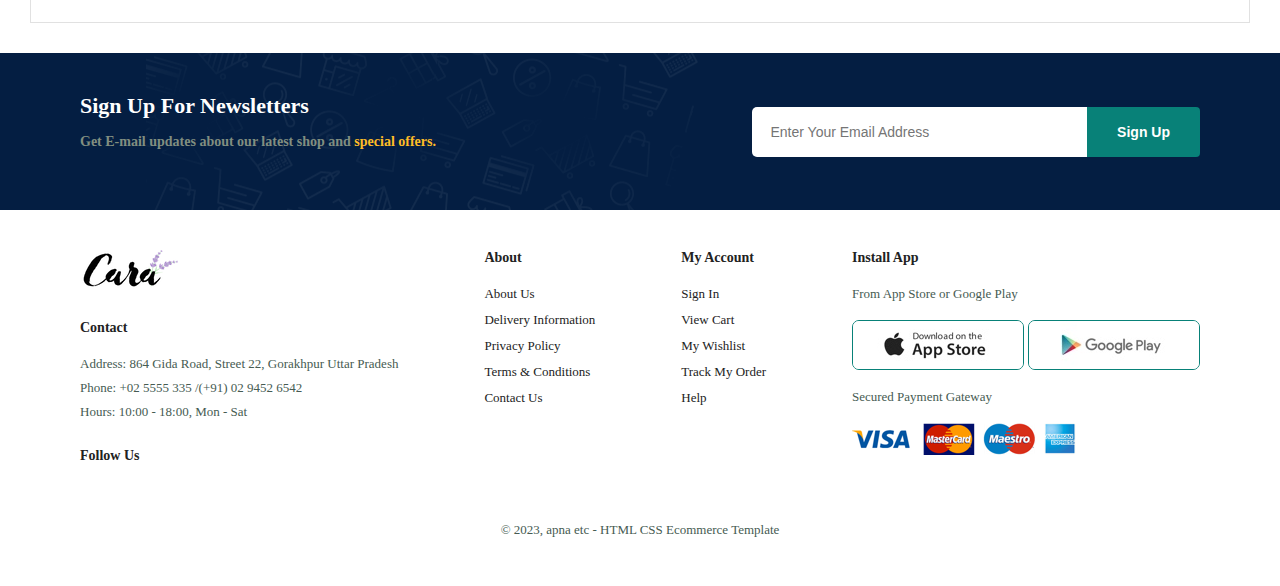
<file: contact.html>
<!DOCTYPE html>
<html lang="en">

<head>
    <meta charset="UTF-8">
    <meta http-equiv="X-UA-Compatible" content="IE=edge">
    <meta name="viewport" content="width=device-width, initial-scale=1.0">
    <title>Ecomerce</title>
    <!-- Link Stylesheet -->
    <link rel="stylesheet" href="./style.css">

    <!-- font awesome cdn link -->
    <link rel="stylesheet" href="https://cdnjs.cloudflare.com/ajax/libs/font-awesome/6.3.0/css/all.min.css"
        integrity="sha512-SzlrxWUlpfuzQ+pcUCosxcglQRNAq/DZjVsC0lE40xsADsfeQoEypE+enwcOiGjk/bSuGGKHEyjSoQ1zVisanQ=="
        crossorigin="anonymous" referrerpolicy="no-referrer" />
</head>

<body>
    <!-- navbar section -->
    <section id="header">
        <a href="#"><img src="./images/logo.png" alt="logo-image" class="logo"> </a>

        <!-- navbar -->
        <div>
            <ul id="navbar">
                <li><a href="./index.html">Home</a></li>

                <li><a href="shop.html">Shop</a></li>

                <li><a href="blog.html">Blog</a></li>

                <li><a href="about.html">About</a></li>

                <li><a class="active" href="contact.html">Contact</a></li>

                <li id="lg-bag"><a href="cart.html"><i class="fa-solid fa-cart-shopping"></i></a></li>
                <a href="#" id="close"><i class="fa-sharp fa-solid fa-xmark"></i></a>

            </ul>
        </div>

        <div id="mobile">
            <a href="cart.html"><i class="fa-solid fa-cart-shopping"></i></a>
            <i id="bar" class="fas fa-outdent"></i>
        </div>

    </section>

    <!-- Page header section  for contact page (added)-->
    <section id="page-header" class="about-header">
        <h2>#let's_talk to</h2>
        <h2>Mohammad Kazim</h2>

        <p>Leave A Messge , we love to hear from you!</p>
    </section>

    <!-- contact details sections added -->
    <section id="contact-details" class="section-p1">
        <div class="details">
            <span>GET IN TOUCH</span>
            <h2>Visit one of our agency locations or contact us today</h2>
            <h3>Head Office</h3>
            <div>
                <li>
                    <i class="fa-solid fa-location-dot"></i>
                    <p>5G Glassford Street Glassglow G1 1UL New YORK</p>
                </li>

                <li>
                    <i class="fa-regular fa-envelope"></i>
                    <p>contact@example.com</p>
                </li>

                <li>
                    <i class="fas fa-phone-alt"></i>
                    <p>+91 4258956812</p>
                </li>

                <li>
                    <i class="far fa-clock"></i>
                    <p>Monday to Saturday: 9:00am to 17:00pm</p>
                </li>

            </div>
        </div>

        <!-- map -->
        <div class="map">
            <iframe
                src="https://www.google.com/maps/embed?pb=!1m18!1m12!1m3!1d113996.46425372173!2d83.33387075464064!3d26.76385121502555!2m3!1f0!2f0!3f0!3m2!1i1024!2i768!4f13.1!3m3!1m2!1s0x3991446a0c332489%3A0x1ff3f97fdcc6bfa2!2sGorakhpur%2C%20Uttar%20Pradesh!5e0!3m2!1sen!2sin!4v1677822486230!5m2!1sen!2sin"
                width="600" height="450" style="border:0;" allowfullscreen="" loading="lazy"
                referrerpolicy="no-referrer-when-downgrade"></iframe>
        </div>
    </section>

    <!-- form details added -->

    <section id="form-details">
        <form action="">
            <span>LEAVE A MESSAGE</span>
            <h2>We love to hear from you</h2>
            <input type="text" placeholder="Enter Your Name">
            <input type="text" placeholder="Email">
            <input type="text" placeholder="Subject">
            <textarea name="" id="" cols="30" rows="10" placeholder="Your Message"></textarea>
            <button class="normal">Submit</button>
        </form>

        <!-- people -->
        <div class="people">
            <div>
                <img src="./images/myimage.jpg" alt="">
                <p><span>Mohammad Kazim</span>Senior Marketing Manager <br> Phone: + 000 152 000 55 78 <br> Email:abc
                    @gmail.com</p>
            </div>

            <div>
                <img src="./images/people/2.png" alt="">
                <p><span>William mith</span>Junior Marketing Manager <br> Phone: + 000 152 000 55 78 <br> Email:abc
                    @gmail.com</p>
            </div>

            <div>
                <img src="./images/people/dhoni.jpeg" alt="">
                <p><span>Dhoni</span>Senior sales Marketing Manager <br> Phone: + 000 152 000 55 78 <br> Email:abc @gmail.com
                </p>
            </div>
        </div>
    </section>


    <!-- Newsletter section-->
    <section id="newsletter" class="section-p1" class="section-m1">
        <div class="news-text">
            <h4>Sign Up For Newsletters</h4>
            <p>Get E-mail updates about our latest shop and <span> special offers.</span></p>
        </div>
        <div class="form">
            <input type="text" placeholder="Enter Your Email Address">
            <button class="normal">Sign Up</button>
        </div>
    </section>

    <!-- footer section -->
    <footer class="section-p1">
        <div class="col">
            <img class="logo" src="./images/logo.png" alt="">
            <h4>Contact</h4>
            <p>
                <stromg>Address:</stromg> 864 Gida Road, Street 22, Gorakhpur Uttar Pradesh
            </p>
            <p>
                <stromg>Phone:</stromg> +02 5555 335 /(+91) 02 9452 6542
            </p>
            <p>
                <stromg>Hours:</stromg> 10:00 - 18:00, Mon - Sat
            </p>
            <div class="follow">
                <h4>Follow Us</h4>
                <div class="icon">
                    <i class="fab fa-facebook-f"></i>
                    <i class="fab fa-twitter"></i>
                    <i class="fab fa-instagram"></i>
                    <i class="fab fa-pinterest-p"></i>
                    <i class="fab fa-youtube"></i>
                </div>
            </div>
        </div>

        <div class="col">
            <h4>About</h4>
            <a href="#">About Us</a>
            <a href="#">Delivery Information</a>
            <a href="#">Privacy Policy</a>
            <a href="#">Terms & Conditions</a>
            <a href="#">Contact Us</a>
        </div>

        <div class="col">
            <h4>My Account</h4>
            <a href="#">Sign In</a>
            <a href="#">View Cart</a>
            <a href="#">My Wishlist</a>
            <a href="#">Track My Order</a>
            <a href="#">Help</a>
        </div>

        <div class="col install-app">
            <h4>Install App</h4>
            <p>From App Store or Google Play</p>
            <div class="row">
                <img src="./images/pay/app.jpg" alt="">
                <img src="./images/pay/play.jpg" alt="">
            </div>
            <p>Secured Payment Gateway</p>
            <img src="./images/pay/pay.png" alt="">
        </div>

        <div class="copyright">
            <p> &copy; 2023, apna etc - HTML CSS Ecommerce Template</p>
        </div>
    </footer>

    <!-- js file added -->
    <script src="./script.js"></script>
</body>

</html>
</file>
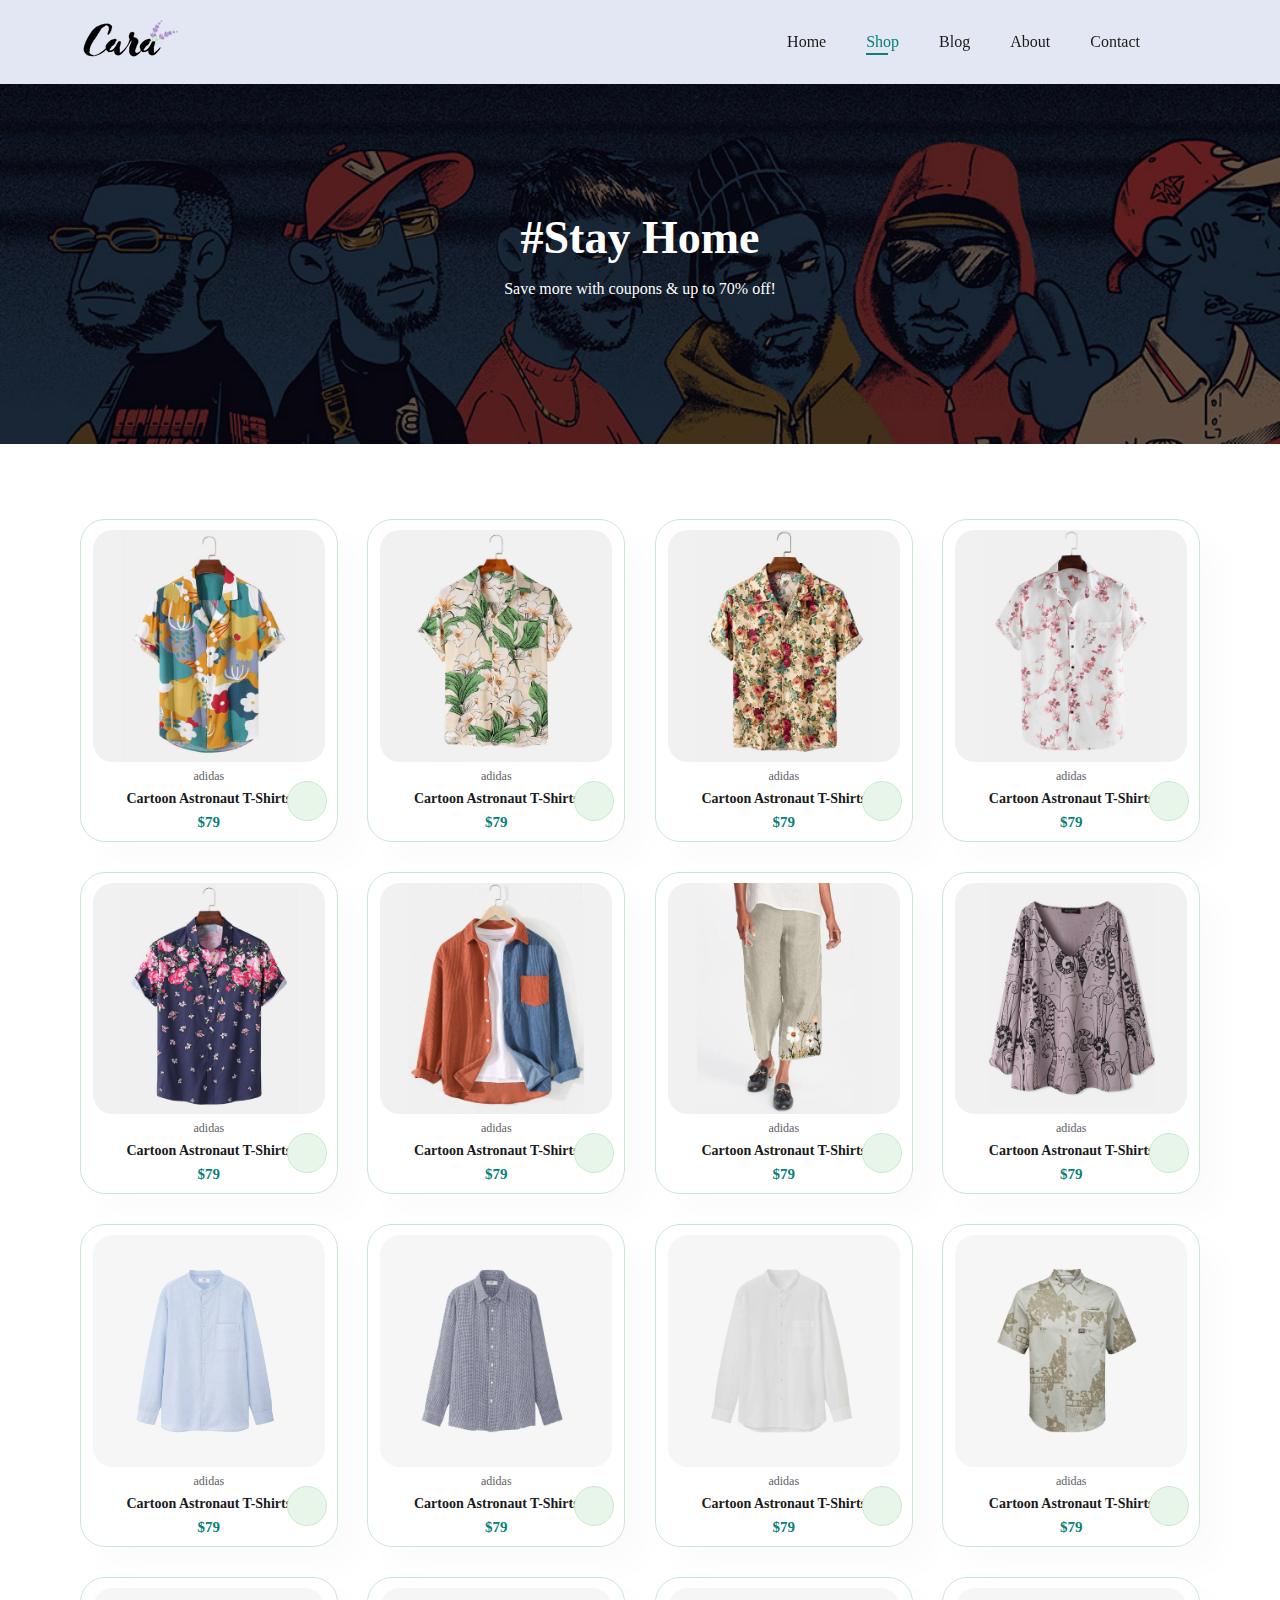
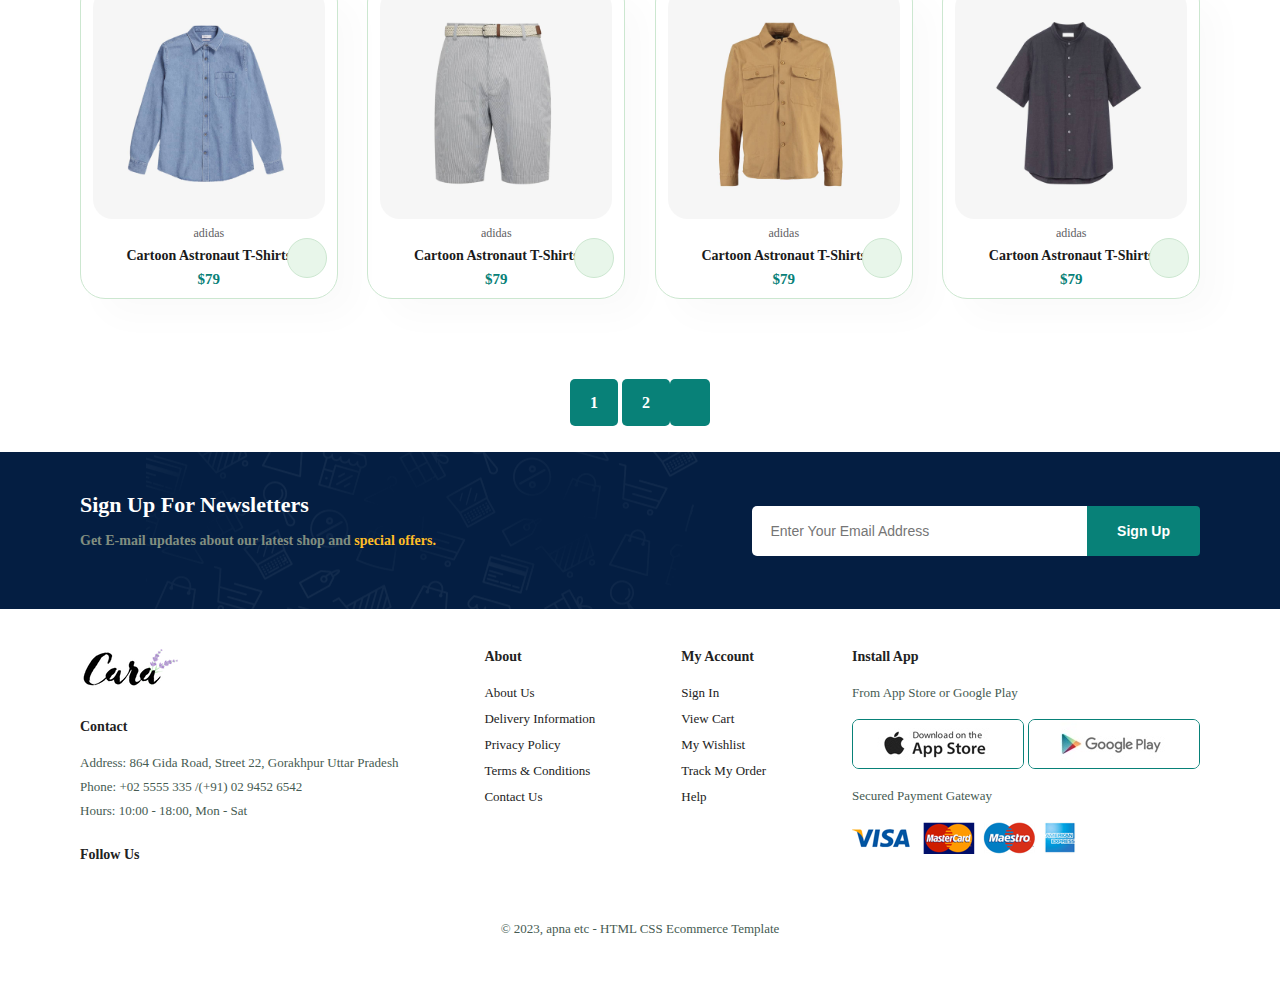
<file: shop.html>
<!DOCTYPE html>
<html lang="en">
<head>
    <meta charset="UTF-8">
    <meta http-equiv="X-UA-Compatible" content="IE=edge">
    <meta name="viewport" content="width=device-width, initial-scale=1.0">
    <title>Ecomerce</title>
    <!-- Link Stylesheet -->
    <link rel="stylesheet" href="./style.css">

    <!-- font awesome cdn link -->
    <link rel="stylesheet" href="https://cdnjs.cloudflare.com/ajax/libs/font-awesome/6.3.0/css/all.min.css" integrity="sha512-SzlrxWUlpfuzQ+pcUCosxcglQRNAq/DZjVsC0lE40xsADsfeQoEypE+enwcOiGjk/bSuGGKHEyjSoQ1zVisanQ==" crossorigin="anonymous" referrerpolicy="no-referrer" />
</head>
<body>
    <!-- navbar section -->
    <section id="header">
      <a href="#"><img src="./images/logo.png" alt="logo-image" class="logo"> </a>
      
      <!-- navbar -->
      <div>
        <ul id="navbar">
            <li><a  href="./index.html">Home</a></li>

            <li><a class="active" href="shop.html">Shop</a></li>

            <li><a href="blog.html">Blog</a></li>

            <li><a href="about.html">About</a></li>

            <li><a href="contact.html">Contact</a></li>

            <li id="lg-bag"><a href="cart.html"><i class="fa-solid fa-cart-shopping"></i></a></li>
            <a href="#" id="close"><i class="fa-sharp fa-solid fa-xmark"></i></a>
            
        </ul>
      </div>

      <div id="mobile">
          <a href="cart.html"><i class="fa-solid fa-cart-shopping"></i></a>
        <i id="bar" class="fas fa-outdent"></i>
      </div>

    </section>

 <!-- Page header section (added)-->
<section id="page-header">
    <h2>#Stay Home</h2>
  
    <p>Save more with coupons & up to 70% off!</p>
</section>


<!-- features product1 -->
<section id="product1"  class="section-p1">

<div class="pro-container">
<div class="pro" onclick="window.location.href='singleproduct.html'">
    <img src="./images/products/f1.jpg" alt="">
    <div class="des">
        <span>adidas</span>
        <h5>Cartoon Astronaut T-Shirts</h5>
        <div class="star">
            <i class="fas fa-star"></i>
            <i class="fas fa-star"></i>
            <i class="fas fa-star"></i>
            <i class="fas fa-star"></i>
            <i class="fas fa-star"></i>
        </div>
        <h4>$79</h4>
    </div>
    <a href="#"><i class="fa-solid fa-cart-shopping cart"></i></a>
</div>

<div class="pro">
    <img src="./images/products/f2.jpg" alt="">
    <div class="des">
        <span>adidas</span>
        <h5>Cartoon Astronaut T-Shirts</h5>
        <div class="star">
            <i class="fas fa-star"></i>
            <i class="fas fa-star"></i>
            <i class="fas fa-star"></i>
            <i class="fas fa-star"></i>
            <i class="fas fa-star"></i>
        </div>
        <h4>$79</h4>
    </div>
    <a href="#"><i class="fa-solid fa-cart-shopping cart"></i></a>
</div>

<div class="pro">
    <img src="./images/products/f3.jpg" alt="">
    <div class="des">
        <span>adidas</span>
        <h5>Cartoon Astronaut T-Shirts</h5>
        <div class="star">
            <i class="fas fa-star"></i>
            <i class="fas fa-star"></i>
            <i class="fas fa-star"></i>
            <i class="fas fa-star"></i>
            <i class="fas fa-star"></i>
        </div>
        <h4>$79</h4>
    </div>
    <a href="#"><i class="fa-solid fa-cart-shopping cart"></i></a>
</div>

<div class="pro">
    <img src="./images/products/f4.jpg" alt="">
    <div class="des">
        <span>adidas</span>
        <h5>Cartoon Astronaut T-Shirts</h5>
        <div class="star">
            <i class="fas fa-star"></i>
            <i class="fas fa-star"></i>
            <i class="fas fa-star"></i>
            <i class="fas fa-star"></i>
            <i class="fas fa-star"></i>
        </div>
        <h4>$79</h4>
    </div>
    <a href="#"><i class="fa-solid fa-cart-shopping cart"></i></a>
</div>

<div class="pro">
    <img src="./images/products/f5.jpg" alt="">
    <div class="des">
        <span>adidas</span>
        <h5>Cartoon Astronaut T-Shirts</h5>
        <div class="star">
            <i class="fas fa-star"></i>
            <i class="fas fa-star"></i>
            <i class="fas fa-star"></i>
            <i class="fas fa-star"></i>
            <i class="fas fa-star"></i>
        </div>
        <h4>$79</h4>
    </div>
    <a href="#"><i class="fa-solid fa-cart-shopping cart"></i></a>
</div>

<div class="pro">
    <img src="./images/products/f6.jpg" alt="">
    <div class="des">
        <span>adidas</span>
        <h5>Cartoon Astronaut T-Shirts</h5>
        <div class="star">
            <i class="fas fa-star"></i>
            <i class="fas fa-star"></i>
            <i class="fas fa-star"></i>
            <i class="fas fa-star"></i>
            <i class="fas fa-star"></i>
        </div>
        <h4>$79</h4>
    </div>
    <a href="#"><i class="fa-solid fa-cart-shopping cart"></i></a>
</div>

<div class="pro">
    <img src="./images/products/f7.jpg" alt="">
    <div class="des">
        <span>adidas</span>
        <h5>Cartoon Astronaut T-Shirts</h5>
        <div class="star">
            <i class="fas fa-star"></i>
            <i class="fas fa-star"></i>
            <i class="fas fa-star"></i>
            <i class="fas fa-star"></i>
            <i class="fas fa-star"></i>
        </div>
        <h4>$79</h4>
    </div>
    <a href="#"><i class="fa-solid fa-cart-shopping cart"></i></a>
</div>

<div class="pro">
    <img src="./images/products/f8.jpg" alt="">
    <div class="des">
        <span>adidas</span>
        <h5>Cartoon Astronaut T-Shirts</h5>
        <div class="star">
            <i class="fas fa-star"></i>
            <i class="fas fa-star"></i>
            <i class="fas fa-star"></i>
            <i class="fas fa-star"></i>
            <i class="fas fa-star"></i>
        </div>
        <h4>$79</h4>
    </div>
    <a href="#"><i class="fa-solid fa-cart-shopping cart"></i></a>
</div>

<!-- banner2 start -->

    <div class="pro">
        <img src="./images/products/n1.jpg" alt="">
        <div class="des">
            <span>adidas</span>
            <h5>Cartoon Astronaut T-Shirts</h5>
            <div class="star">
                <i class="fas fa-star"></i>
                <i class="fas fa-star"></i>
                <i class="fas fa-star"></i>
                <i class="fas fa-star"></i>
                <i class="fas fa-star"></i>
            </div>
            <h4>$79</h4>
        </div>
        <a href="#"><i class="fa-solid fa-cart-shopping cart"></i></a>
    </div>
    
    <div class="pro">
        <img src="./images/products/n2.jpg" alt="">
        <div class="des">
            <span>adidas</span>
            <h5>Cartoon Astronaut T-Shirts</h5>
            <div class="star">
                <i class="fas fa-star"></i>
                <i class="fas fa-star"></i>
                <i class="fas fa-star"></i>
                <i class="fas fa-star"></i>
                <i class="fas fa-star"></i>
            </div>
            <h4>$79</h4>
        </div>
        <a href="#"><i class="fa-solid fa-cart-shopping cart"></i></a>
    </div>
    
    <div class="pro">
        <img src="./images/products/n3.jpg" alt="">
        <div class="des">
            <span>adidas</span>
            <h5>Cartoon Astronaut T-Shirts</h5>
            <div class="star">
                <i class="fas fa-star"></i>
                <i class="fas fa-star"></i>
                <i class="fas fa-star"></i>
                <i class="fas fa-star"></i>
                <i class="fas fa-star"></i>
            </div>
            <h4>$79</h4>
        </div>
        <a href="#"><i class="fa-solid fa-cart-shopping cart"></i></a>
    </div>
    
    <div class="pro">
        <img src="./images/products/n4.jpg" alt="">
        <div class="des">
            <span>adidas</span>
            <h5>Cartoon Astronaut T-Shirts</h5>
            <div class="star">
                <i class="fas fa-star"></i>
                <i class="fas fa-star"></i>
                <i class="fas fa-star"></i>
                <i class="fas fa-star"></i>
                <i class="fas fa-star"></i>
            </div>
            <h4>$79</h4>
        </div>
        <a href="#"><i class="fa-solid fa-cart-shopping cart"></i></a>
    </div>
    
    <div class="pro">
        <img src="./images/products/n5.jpg" alt="">
        <div class="des">
            <span>adidas</span>
            <h5>Cartoon Astronaut T-Shirts</h5>
            <div class="star">
                <i class="fas fa-star"></i>
                <i class="fas fa-star"></i>
                <i class="fas fa-star"></i>
                <i class="fas fa-star"></i>
                <i class="fas fa-star"></i>
            </div>
            <h4>$79</h4>
        </div>
        <a href="#"><i class="fa-solid fa-cart-shopping cart"></i></a>
    </div>
    
    <div class="pro">
        <img src="./images/products/n6.jpg" alt="">
        <div class="des">
            <span>adidas</span>
            <h5>Cartoon Astronaut T-Shirts</h5>
            <div class="star">
                <i class="fas fa-star"></i>
                <i class="fas fa-star"></i>
                <i class="fas fa-star"></i>
                <i class="fas fa-star"></i>
                <i class="fas fa-star"></i>
            </div>
            <h4>$79</h4>
        </div>
        <a href="#"><i class="fa-solid fa-cart-shopping cart"></i></a>
    </div>
    
    <div class="pro">
        <img src="./images/products/n7.jpg" alt="">
        <div class="des">
            <span>adidas</span>
            <h5>Cartoon Astronaut T-Shirts</h5>
            <div class="star">
                <i class="fas fa-star"></i>
                <i class="fas fa-star"></i>
                <i class="fas fa-star"></i>
                <i class="fas fa-star"></i>
                <i class="fas fa-star"></i>
            </div>
            <h4>$79</h4>
        </div>
        <a href="#"><i class="fa-solid fa-cart-shopping cart"></i></a>
    </div>
    
    <div class="pro">
        <img src="./images/products/n8.jpg" alt="">
        <div class="des">
            <span>adidas</span>
            <h5>Cartoon Astronaut T-Shirts</h5>
            <div class="star">
                <i class="fas fa-star"></i>
                <i class="fas fa-star"></i>
                <i class="fas fa-star"></i>
                <i class="fas fa-star"></i>
                <i class="fas fa-star"></i>
            </div>
            <h4>$79</h4>
        </div>
        <a href="#"><i class="fa-solid fa-cart-shopping cart"></i></a>
    </div>
    
    </div>
    </section>

    <section id="pagination" class="section-p1">
        <a href="#">1</a>
        <a href="#">2</a>
        <a href="#"><i class="fa-solid fa-arrow-right"></i></a>
    </section>

<!-- Newsletter -->
<section id="newsletter" class="section-p1" class="section-m1">
    <div class="news-text">
    <h4>Sign Up For Newsletters</h4>
    <p>Get E-mail updates about our latest shop and <span> special offers.</span></p>
    </div>
    <div class="form">
        <input type="text" placeholder="Enter Your Email Address">
        <button class="normal">Sign Up</button>
    </div>
</section>

<!-- footer section -->
<footer class="section-p1">
    <div class="col">
        <img class="logo" src="./images/logo.png" alt="">
        <h4>Contact</h4>
        <p><stromg>Address:</stromg> 864 Gida Road, Street 22, Gorakhpur Uttar Pradesh</p>
        <p><stromg>Phone:</stromg> +02 5555 335 /(+91) 02 9452 6542</p>
        <p><stromg>Hours:</stromg> 10:00 - 18:00, Mon - Sat</p>
        <div class="follow">
            <h4>Follow Us</h4>
            <div class="icon">
                <i class="fab fa-facebook-f"></i>
                <i class="fab fa-twitter"></i>
                <i class="fab fa-instagram"></i>
                <i class="fab fa-pinterest-p"></i>
                <i class="fab fa-youtube"></i>
            </div>
        </div>
    </div>

    <div class="col">
        <h4>About</h4>
        <a href="#">About Us</a>
        <a href="#">Delivery Information</a>
        <a href="#">Privacy Policy</a>
        <a href="#">Terms & Conditions</a>
        <a href="#">Contact Us</a>
    </div>

    <div class="col">
        <h4>My Account</h4>
        <a href="#">Sign In</a>
        <a href="#">View Cart</a>
        <a href="#">My Wishlist</a>
        <a href="#">Track My Order</a>
        <a href="#">Help</a>
    </div>

    <div class="col install-app">
        <h4>Install App</h4>
        <p>From App Store or Google Play</p>
        <div class="row">
            <img src="./images/pay/app.jpg" alt="">
            <img src="./images/pay/play.jpg" alt="">
        </div>
        <p>Secured Payment Gateway</p>
        <img src="./images/pay/pay.png" alt="">
    </div>

    <div class="copyright">
        <p> &copy; 2023, apna etc - HTML CSS Ecommerce Template</p>
    </div>
</footer>

    <!-- js file added -->
    <script src="./script.js"></script>
</body>
</html>
</file>
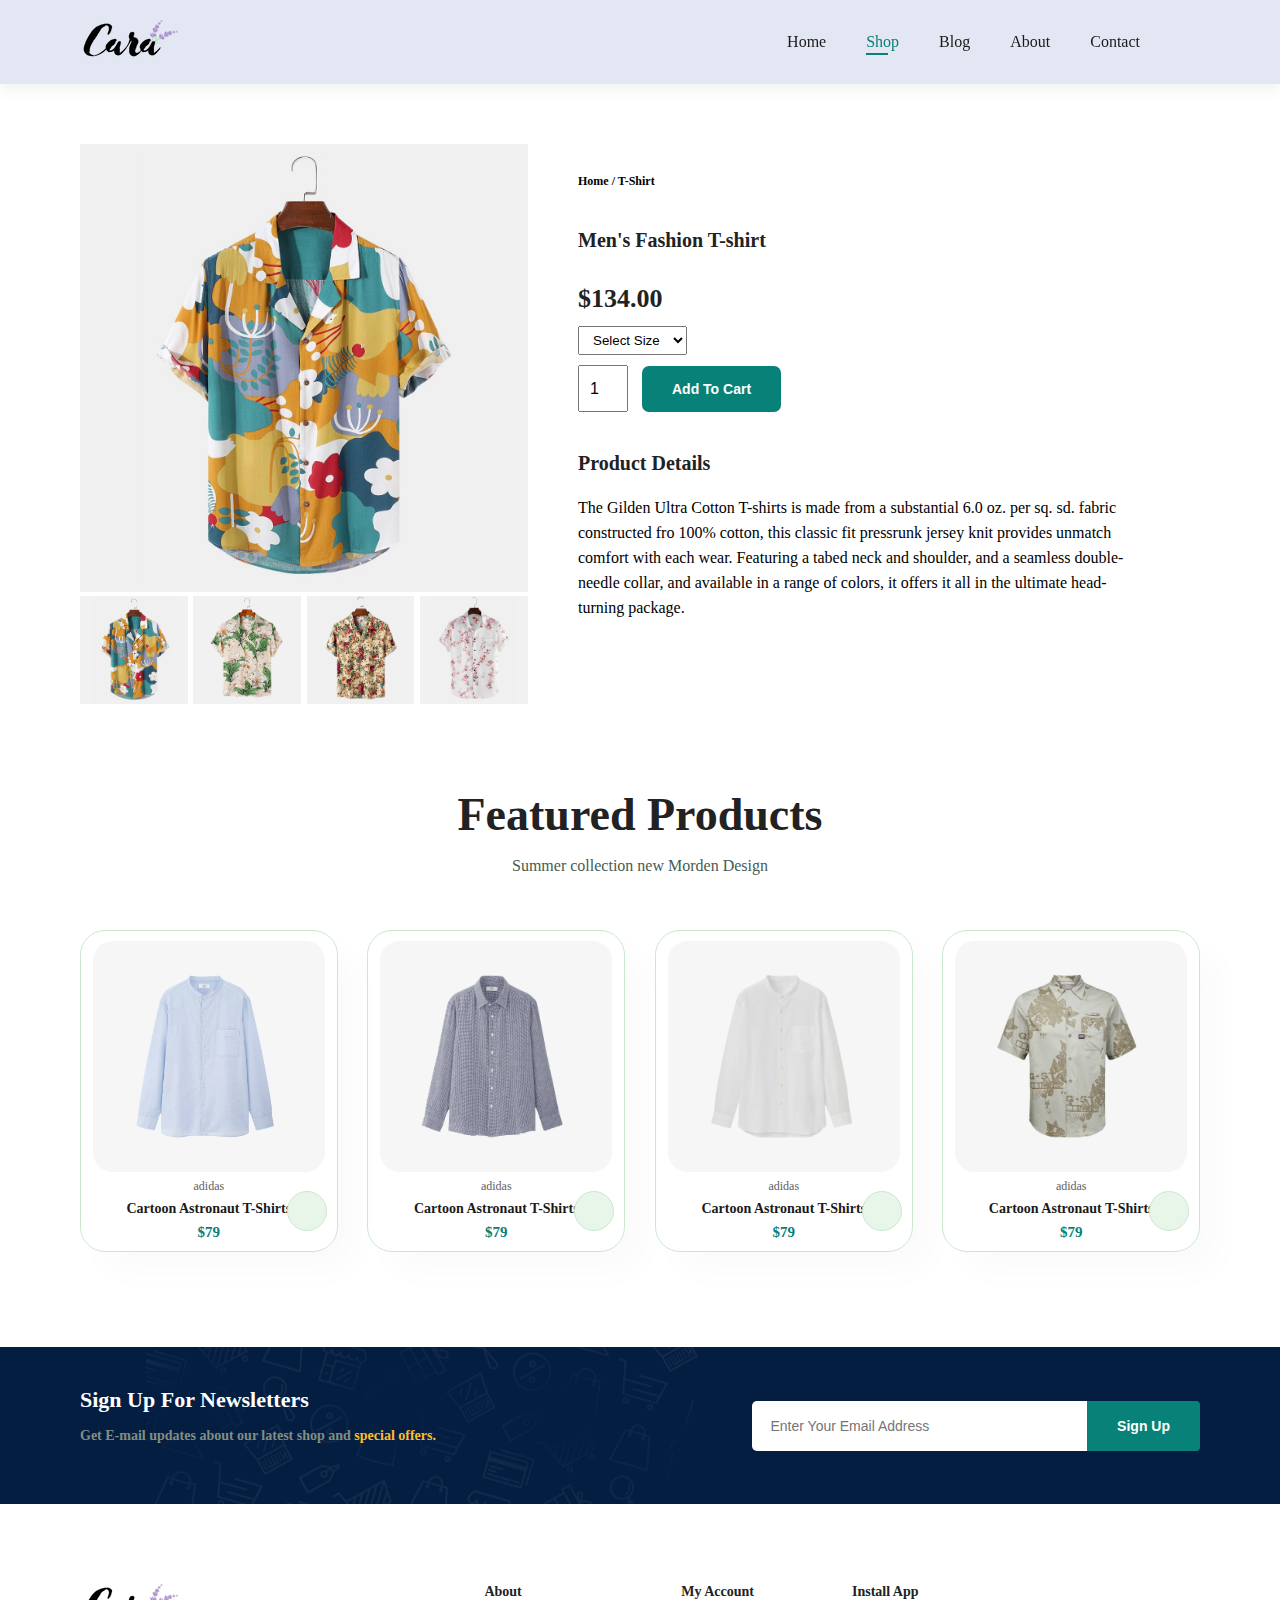
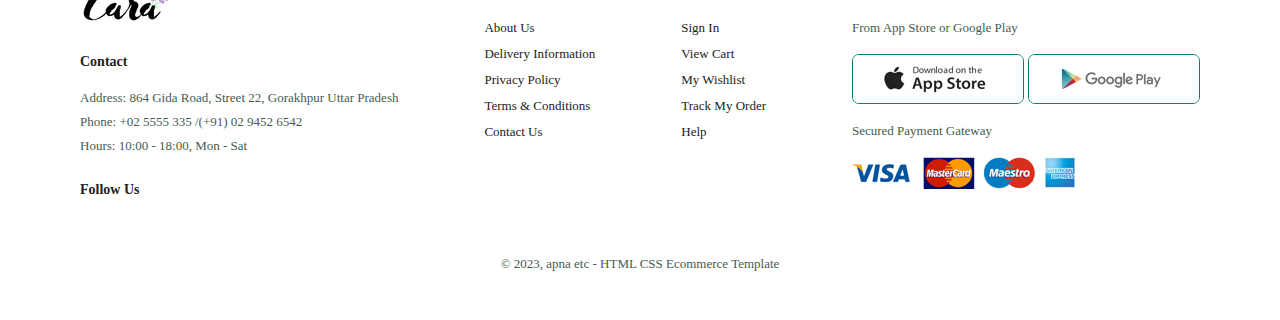
<file: singleproduct.html>
<!DOCTYPE html>
<html lang="en">

<head>
    <meta charset="UTF-8">
    <meta http-equiv="X-UA-Compatible" content="IE=edge">
    <meta name="viewport" content="width=device-width, initial-scale=1.0">
    <title>Ecomerce</title>
    <!-- Link Stylesheet -->
    <link rel="stylesheet" href="./style.css">

    <!-- font awesome cdn link -->
    <link rel="stylesheet" href="https://cdnjs.cloudflare.com/ajax/libs/font-awesome/6.3.0/css/all.min.css"
        integrity="sha512-SzlrxWUlpfuzQ+pcUCosxcglQRNAq/DZjVsC0lE40xsADsfeQoEypE+enwcOiGjk/bSuGGKHEyjSoQ1zVisanQ=="
        crossorigin="anonymous" referrerpolicy="no-referrer" />
</head>

<body>
    <!-- navbar section -->
    <section id="header">
        <a href="#"><img src="./images/logo.png" alt="logo-image" class="logo"> </a>

        <!-- navbar -->
        <div>
            <ul id="navbar">
                <li><a href="./index.html">Home</a></li>

                <li><a class="active" href="shop.html">Shop</a></li>

                <li><a href="blog.html">Blog</a></li>

                <li><a href="about.html">About</a></li>

                <li><a href="contact.html">Contact</a></li>

                <li id="lg-bag"><a href="cart.html"><i class="fa-solid fa-cart-shopping"></i></a></li>
                <a href="#" id="close"><i class="fa-sharp fa-solid fa-xmark"></i></a>

            </ul>
        </div>

        <div id="mobile">
            <a href="cart.html"><i class="fa-solid fa-cart-shopping"></i></a>
            <i id="bar" class="fas fa-outdent"></i>
        </div>

    </section>

    <!-- Product details section added -->

    <section id="product-details" class="section-p1">
        <div class="single-product-image">
            <img src="./images/products/f1.jpg" width="100%" id="MainImg" alt="">

            <div class="small-image-group">
                <div class="small-image-column">
                    <img src="./images/products/f1.jpg" width="100%" class="small-img" alt="">
                </div>


                <div class="small-image-column">
                    <img src="./images/products/f2.jpg" width="100%" class="small-img" alt="">
                </div>

                <div class="small-image-column">
                    <img src="./images/products/f3.jpg" width="100%" class="small-img" alt="">
                </div>

                <div class="small-image-column">
                    <img src="./images/products/f4.jpg" width="100%" class="small-img" alt="">
                </div>

            </div>
        </div>

        <!-- single-product-detail start -->
        <div class="single-product-details">
            <h6>Home / T-Shirt</h6>
            <h4>Men's Fashion T-shirt</h4>
            <h2>$134.00</h2>
            <select>
                <option>Select Size</option>
                <option>XL</option>
                <option>XXL</option>
                <option>Small</option>
                <option>Large</option>
            </select>
            <input type="number" value="1">
            <button class="normal">Add To Cart</button>
            <h4>Product Details</h4>
            <span>The Gilden Ultra Cotton T-shirts is made from a substantial 6.0 oz. per sq. sd. fabric constructed fro
                100% cotton, this classic fit pressrunk jersey knit provides unmatch comfort with each wear. Featuring a
                tabed neck and shoulder, and a seamless double-needle collar, and available in a range of colors, it
                offers it all in the ultimate head-turning package.</span>
        </div>
    </section>

<!-- banner2 start according to index html (added )-->
<section id="product1"  class="section-p1">
    <h2>Featured Products</h2>
    <p>Summer collection new Morden Design</p>
    <div class="pro-container">
    <div class="pro">
        <img src="./images/products/n1.jpg" alt="">
        <div class="des">
            <span>adidas</span>
            <h5>Cartoon Astronaut T-Shirts</h5>
            <div class="star">
                <i class="fas fa-star"></i>
                <i class="fas fa-star"></i>
                <i class="fas fa-star"></i>
                <i class="fas fa-star"></i>
                <i class="fas fa-star"></i>
            </div>
            <h4>$79</h4>
        </div>
        <a href="#"><i class="fa-solid fa-cart-shopping cart"></i></a>
    </div>
    
    <div class="pro">
        <img src="./images/products/n2.jpg" alt="">
        <div class="des">
            <span>adidas</span>
            <h5>Cartoon Astronaut T-Shirts</h5>
            <div class="star">
                <i class="fas fa-star"></i>
                <i class="fas fa-star"></i>
                <i class="fas fa-star"></i>
                <i class="fas fa-star"></i>
                <i class="fas fa-star"></i>
            </div>
            <h4>$79</h4>
        </div>
        <a href="#"><i class="fa-solid fa-cart-shopping cart"></i></a>
    </div>
    
    <div class="pro">
        <img src="./images/products/n3.jpg" alt="">
        <div class="des">
            <span>adidas</span>
            <h5>Cartoon Astronaut T-Shirts</h5>
            <div class="star">
                <i class="fas fa-star"></i>
                <i class="fas fa-star"></i>
                <i class="fas fa-star"></i>
                <i class="fas fa-star"></i>
                <i class="fas fa-star"></i>
            </div>
            <h4>$79</h4>
        </div>
        <a href="#"><i class="fa-solid fa-cart-shopping cart"></i></a>
    </div>
    
    <div class="pro">
        <img src="./images/products/n4.jpg" alt="">
        <div class="des">
            <span>adidas</span>
            <h5>Cartoon Astronaut T-Shirts</h5>
            <div class="star">
                <i class="fas fa-star"></i>
                <i class="fas fa-star"></i>
                <i class="fas fa-star"></i>
                <i class="fas fa-star"></i>
                <i class="fas fa-star"></i>
            </div>
            <h4>$79</h4>
        </div>
        <a href="#"><i class="fa-solid fa-cart-shopping cart"></i></a>
    </div>
    
  
    
    </div>
    </section>

    <!-- Newsletter -->
    <section id="newsletter" class="section-p1 section-m1">
        <div class="news-text">
            <h4>Sign Up For Newsletters</h4>
            <p>Get E-mail updates about our latest shop and <span> special offers.</span></p>
        </div>
        <div class="form">
            <input type="text" placeholder="Enter Your Email Address">
            <button class="normal">Sign Up</button>
        </div>
    </section>

    <!-- footer section -->
    <footer class="section-p1">
        <div class="col">
            <img class="logo" src="./images/logo.png" alt="">
            <h4>Contact</h4>
            <p>
                <stromg>Address:</stromg> 864 Gida Road, Street 22, Gorakhpur Uttar Pradesh
            </p>
            <p>
                <stromg>Phone:</stromg> +02 5555 335 /(+91) 02 9452 6542
            </p>
            <p>
                <stromg>Hours:</stromg> 10:00 - 18:00, Mon - Sat
            </p>
            <div class="follow">
                <h4>Follow Us</h4>
                <div class="icon">
                    <i class="fab fa-facebook-f"></i>
                    <i class="fab fa-twitter"></i>
                    <i class="fab fa-instagram"></i>
                    <i class="fab fa-pinterest-p"></i>
                    <i class="fab fa-youtube"></i>
                </div>
            </div>
        </div>

        <div class="col">
            <h4>About</h4>
            <a href="#">About Us</a>
            <a href="#">Delivery Information</a>
            <a href="#">Privacy Policy</a>
            <a href="#">Terms & Conditions</a>
            <a href="#">Contact Us</a>
        </div>

        <div class="col">
            <h4>My Account</h4>
            <a href="#">Sign In</a>
            <a href="#">View Cart</a>
            <a href="#">My Wishlist</a>
            <a href="#">Track My Order</a>
            <a href="#">Help</a>
        </div>

        <div class="col install-app">
            <h4>Install App</h4>
            <p>From App Store or Google Play</p>
            <div class="row">
                <img src="./images/pay/app.jpg" alt="">
                <img src="./images/pay/play.jpg" alt="">
            </div>
            <p>Secured Payment Gateway</p>
            <img src="./images/pay/pay.png" alt="">
        </div>

        <div class="copyright">
            <p> &copy; 2023, apna etc - HTML CSS Ecommerce Template</p>
        </div>
    </footer>

<!-- javascript for single product image working by click -->

<script>
    var MainImg = document.getElementById("MainImg");
    var smallimg = document.getElementsByClassName("small-img");

    smallimg[0].onclick = function(){
        MainImg.src = smallimg[0].src; 
    }  

    smallimg[1].onclick = function(){
        MainImg.src = smallimg[1].src; 
    }  

    smallimg[2].onclick = function(){
        MainImg.src = smallimg[2].src; 
    }  

    smallimg[3].onclick = function(){
        MainImg.src = smallimg[3].src; 
    }  
</script>


    <!-- js file added -->
    <script src="./script.js"></script>
</body>

</html>
</file>
<file: style.css>
/* Google font link  */
@import url('https://fonts.googleapis.com/css2?family=League+Spartan:wght@100;200;300;400;500;600;700;800;900&display=swap');


* {
    margin: 0;
    padding: 0;
    box-sizing: border-box;
    font-style: 'Spartan', sans-serif;
}

h1 {
    font-size: 50px;
    line-height: 64px;
    color: #222;
}

h2 {
    font-size: 46px;
    line-height: 54px;
    color: #222;
}

h4 {
    font-size: 20px;
    color: #222;
}

h6 {
    font-weight: 700;
    font-size: 12px;
}

p {
    font-size: 16px;
    color: #465b52;
    margin: 15px 0 20px 0;
}

.section-p1 {
    padding: 40px 80px;
}

.section-m1 {
    margin: 40px 0;
}

button.normal {
    font-size: 14px;
    padding: 15px 30px;
    color: #000;
    font-weight: 600;
    background-color: #fff;
    cursor: pointer;
    border: none;
    outline: none;
    border-radius: 4px;
    transition: 0.2s;
}

button.white {
    font-size: 13px;
    padding: 11px 18px;
    color: #fff;
    font-weight: 600;
    background-color: transparent;
    cursor: pointer;
    border: 1px solid #fff;
    outline: none;
    border-radius: 4px;
    transition: 0.2s;
}

body {
    width: 100%;
    /* background-color:red
    ; */
}

/* header start */
#header {
    display: flex;
    align-items: center;
    justify-content: space-between;
    padding: 20px 80px;
    background: #E3E6F3;
    box-shadow: 0 5px 15px rgba(0, 0, 0, 0.06);
    z-index: 999;
    position: sticky;
    top: 0;
    left: 0;
}

#navbar {
    display: flex;
    align-items: center;
    justify-content: center;
}

#navbar li {
    list-style: none;
    padding: 0 20px;
    position: relative;
}

#navbar li a {
    text-decoration: none;
    font-size: 16px;
    font-weight: 600px;
    color: #1a1a1a;
    transition: 0.3s ease;
}

#navbar li a:hover,
#navbar li a.active {
    color: #088178;
    cursor: pointer;
}

#navbar li a.active::after,
#navbar li a:hover::after {
    content: "";
    width: 30%;
    height: 2px;
    background: #088178;
    position: absolute;
    bottom: -4px;
    left: 20px;
}

#mobile {
    display: none;
    align-items: center;
}

#close {
    display: none;
}

/* hero section start */
#hero {
    background-image: url("images/hero4.png");
    height: 90vh;
    width: 100%;
    background-size: cover;
    background-position: top 25% right 0;
    padding: 0 80px;
    display: flex;
    flex-direction: column;
    align-items: flex-start;
    justify-content: center;
}

#hero h4 {
    padding: 15px;
}

#hero h1 {
    color: #088178;
}

#hero button {
    background-image: url("./images/button.png");
    background-color: transparent;
    border: 0;
    color: #088178;
    padding: 14px 80px 14px 65px;
    cursor: pointer;
    background-repeat: no-repeat;
    font-size: 15px;
    font-weight: 700;
}

/* features section start */
#feature {
    display: flex;
    align-items: center;
    justify-content: space-between;
    flex-wrap: wrap;
}

#feature .fe-box {
    width: 125px;
    text-align: center;
    padding: 25px 15px;
    box-shadow: 20px 20px 34px rgba(0, 0, 0, 0.03);
    border: 1px solid #cce7d0;
    border-radius: 5px;
    margin: 15px 0;
}

#feature .fe-box:hover {
    box-shadow: 10px 10px 54px rgba(70, 62, 221, 0.1);
}

#feature .fe-box img {
    width: 100%;
    margin-bottom: 10px;
}

#feature .fe-box h6 {
    display: inline-block;
    padding: 9px 8px 6px 8px;
    border-radius: 4px;
    line-height: 1px;
    color: #088178;
    background-color: #fddde4;
}

#feature .fe-box:nth-child(2) h6 {
    background-color: #cdebbc;
}

#feature .fe-box:nth-child(3) h6 {
    background-color: #d1e8f2;
}

#feature .fe-box:nth-child(4) h6 {
    background-color: #cdd4f8;
}

#feature .fe-box:nth-child(5) h6 {
    background-color: #f6dbf6;
}

#feature .fe-box:nth-child(6) h6 {
    background-color: #dde2f9;
}

/* features products1 */
#product1 {
    text-align: center;
}

#product1 .pro-container {
    display: flex;
    justify-content: space-between;
    padding-top: 20px;
    flex-wrap: wrap;
}

#product1 .pro {
    width: 23%;
    border: 1px solid #cce7d0;
    min-width: 200px;
    padding: 10px 12px;
    border-radius: 25px;
    cursor: pointer;
    box-shadow: 20px 20px 34px rgba(0, 0, 0, 0.02);
    margin: 15px 0;
    transition: 02s ease;
    position: relative;
}

#product1 .pro:hover {
    box-shadow: 20px 20px 34px rgba(0, 0, 0, 0.06);

}

#product1 .pro img {
    width: 100%;
    border-radius: 20px;
}

#product1 .pro .dec {
    text-align: start;
    padding: 10px 0;
}

#product1 .pro .des span {
    color: #606063;
    font-size: 12px;
}

#product1 .pro .des h5 {
    padding-top: 7px;
    color: #1a1a1a;
    font-size: 14px;
}

#product1 .pro .des i {
    font-size: 12px;
    color: rgb(243, 181, 25);
}

#product1 .pro .des h4 {
    padding-top: 7px;
    color: #088178;
    font-size: 15px;
    font-weight: 700;
}

#product1 .pro .cart {
    width: 40px;
    height: 40px;
    line-height: 40px;
    border-radius: 50px;
    background-color: #e8f6ea;
    font-weight: 700;
    color: #088178;
    border: 1px solid #cce7d0;
    position: absolute;
    bottom: 20px;
    right: 10px;
}

/* banner start */
#banner {
    display: flex;
    flex-direction: column;
    justify-content: center;
    align-items: center;
    text-align: center;
    background-image: url("./images/Banner/b2.jpg");
    width: 100%;
    height: 40vh;
    background-position: center;
    block-size: cover;
}

#banner h4 {
    color: #fff;
    font-size: 16px;
}

#banner h2 {
    color: #fff;
    font-size: 30px;
    padding: 10px 0;
}

#banner h2 span {
    color: #ef3636;
    ;
}

#banner button:hover {
    background-color: #088178;
    color: #fff;
}

/* small banner  start side wise */

#sm-banner {
    display: flex;
    justify-content: space-between;
    flex-wrap: wrap;
}

#sm-banner .banner-box {
    display: flex;
    flex-direction: column;
    justify-content: center;
    align-items: flex-start;
    background-image: url("./images/Banner/b17.jpg");
    min-width: 420px;
    height: 50vh;
    background-size: cover;
    padding: 30px;
    background-position: center;

}

#sm-banner .banner-box2 {
    background-image: url("./images/Banner/b10.jpg");
}

#sm-banner h4 {
    color: #fff;
    font-size: 20px;
    font-weight: 300;
}

#sm-banner h2 {
    color: #fff;
    font-size: 28px;
    font-weight: 900;
}

#sm-banner span {
    color: #fff;
    font-size: 14px;
    font-weight: 500;
    padding-bottom: 15px;
}

#sm-banner .banner-box:hover button {
    background-color: #088178;
    border: 1px solid #088178;
}

/* banner3 start */
#banner3 {
    display: flex;
    justify-content: space-between;
    padding: 0 80px;
    flex-wrap: wrap;
}

#banner3 .banner-box {
    display: flex;
    flex-direction: column;
    justify-content: center;
    align-items: flex-start;
    background-image: url("./images/Banner/b7.jpg");
    min-width: 25%;
    height: 30vh;
    background-size: cover;
    padding: 20px;
    background-position: center;
    margin-bottom: 20px;
}

#banner3 .banner-box2 {
    background-image: url("./images/Banner/b4.jpg");
}

#banner3 .banner-box3 {
    background-image: url("./images/Banner/b18.jpg");
}

#banner3 h2 {
    color: #fff;
    font-size: 22px;
    font-weight: 900;
}

#banner3 h3 {
    color: #ec544e;
    font-size: 15px;
    font-weight: 800;
}

/* newsletters start */
#newsletter {
    display: flex;
    justify-content: space-between;
    flex-wrap: wrap;
    align-items: center;
    background-image: url("./images/Banner/b14.png");
    background-repeat: no-repeat;
    background-position: 20% 30%;
    background-color: #041e42;
}

#newsletter .form {
    display: flex;
    width: 40%;

}

#newsletter h4 {
    font-size: 22px;
    color: #fff;
    font-weight: 700;
}

#newsletter p {
    font-size: 14px;
    color: #818e80;
    font-weight: 600;
}

#newsletter p span {
    color: #ffbd27;
}

#newsletter input {
    height: 3.125rem;
    padding: 0 1.25em;
    font-size: 14px;
    width: 100%;
    border: 1px solid transparent;
    border-radius: 5px;
    outline: none;
    border-top-right-radius: 0;
    border-bottom-right-radius: 0;
}

#newsletter button {
    background-color: #088178;
    color: #fff;
    white-space: nowrap;
    border-top-left-radius: 0;
    border-bottom-left-radius: 0;
}

/* footer start */

footer {
    display: flex;
    flex-wrap: wrap;
    justify-content: space-between;
}

footer .col {
    display: flex;
    flex-direction: column;
    align-items: flex-start;
    margin-bottom: 20px;
}

footer .logo {
    margin-bottom: 30px;
}

footer h4 {
    font-size: 14px;
    padding-bottom: 20px;
}

footer p {
    font-size: 13px;
    margin: 0 0 8px 0;
}

footer a {
    font-size: 13px;
    margin-bottom: 10px;
    text-decoration: none;
    color: #222;
}

footer .follow {
    margin-top: 20px;
}

footer .follow i {
    cursor: pointer;
    color: #465b52;
    padding-right: 4px;
}

footer .install-app .row img {
    border: 1px solid #088178;
    border-radius: 7px;
}

footer .install-app img {
    margin: 10px 0 15px 0;
}

footer .follow i:hover,
footer a:hover {
    color: #088178;
}

footer .copyright {
    width: 100%;
    text-align: center;
}

/* Shop page style start here */

#page-header {
    background-image: url("./images/Banner/b1.jpg");
    width: 100%;
    height: 40vh;
    background-size: cover;
    display: flex;
    text-align: center;
    justify-content: center;
    flex-direction: column;
    padding: 14px;
}

#page-header h2,
#page-header p {
    color: #fff;
}

/* pagination page for shop  */

#pagination {
    text-align: center;
}


#pagination a {
    text-decoration: none;
    background-color: #088178;
    padding: 15px 20px;
    color: #fff;
    border-radius: 5px;
    font-weight: 600;
}

#pagination a i {
    font-size: 16px;
    font-weight: 600;
}



/* single product detail  */
#product-details {
    display: flex;
    margin-top: 20px;
}

#product-details .single-product-image {
    width: 40%;
    margin-right: 50px;

}

/* single image group  for single product*/
.small-image-group {
    display: flex;
    justify-content: space-between;
}

/* single image column */
.small-image-column {
    flex-basis: 24%;
    cursor: pointer;
}

#product-details .single-product-details {
    width: 50%;
    padding-top: 30px;
}

#product-details .single-product-details h4 {
    padding: 40px 0 20px 0;
}

#product-details .single-product-details h2 {
    font-size: 26px;
}

#product-details .single-product-details select {
    display: block;
    padding: 5px 10px;
    margin-bottom: 10px;
}

#product-details .single-product-details input {
    width: 50px;
    height: 47px;
    margin-right: 10px;
    padding-left: 10px;
    font-size: 16px;
}

#product-details .single-product-details input:focus {
    outline: none;
}

#product-details .single-product-details button {
    background-color: #088178;
    color: #fff;
    border-radius: 7px;
}

#product-details .single-product-details span {
    line-height: 25px;
}

/* blog page start here */
#page-header.blog-header {
    background-image: url("./images/Banner/b19.jpg");

}

#blog {
    padding: 150px 150px 0 150px;
}

#blog .blog-box {
    display: flex;
    align-items: center;
    width: 100%;
    position: relative;
    padding-bottom: 90px;
}

#blog .blog-image {
    width: 50%;
    margin-right: 40px;
}

#blog img {
    width: 100%;
    height: 300px;
    object-fit: cover;
}

#blog .blog-details {
    width: 50%;
}

#blog .blog-details a {
    text-decoration: none;
    font-size: 17px;
    color: #000;
    font-weight: 700;
    position: relative;
    transition: 0.4s;
}

#blog .blog-details a::after {
    content: "";
    width: 50px;
    height: 1px;
    background-color: #000;
    position: absolute;
    top: 6px;
    right: -60px;
}

#blog .blog-details a:hover {
    color: #088178;

}

#blog .blog-details a:hover::after {
    background-color: #088178;
}

#blog .blog-box h1 {
    position: absolute;
    left: 0;
    top: -40px;
    font-size: 70px;
    font-weight: 700;
    color: #c9cbce;
    z-index: -5;
}

/* about page start here */
#page-header.about-header {
    background-image: url("./images/about/banner.png");
}

#page-header p span{
    color: #08f3e3;
}

#about-head {
    display: flex;
    align-items: center;
}

#about-head img {
    width: 50%;
    height: auto;
}

#about-head div {
    padding-left: 40px;
}

#about-head marquee {
    background-color: #ccc;
    width: 100%;

}

#about-app {
    text-align: center;
}

#about-app .video {
    width: 70%;
    height: 100%;
    margin: 30px auto 0 auto;
}

#about-app .video video {
    height: 100%;
    width: 100%;
    border-radius: 22px;
}

/* contact blog page start here */
#contact-details {
    display: flex;
    align-items: center;
    justify-content: space-between;
}

#contact-details .details {
    width: 40%;
}

#contact-details .details span,
#form-details form span {
    font-size: 12px;
}

#contact-details .details h2,
#form-details form h2 {
    font-size: 25px;
    padding: 20px 0;
    line-height: 35px;
}

#contact-details .details h3 {
    font-size: 16px;
    padding-bottom: 15px;
}

#contact-details .details li {
    list-style: none;
    display: flex;
    padding: 10px 0;
}

#contact-details .details li i {
    font-size: 14px;
    padding-right: 22px;
}

#contact-details .details li p {
    margin: 0;
    font-size: 14px;
}

#contact-details .map {
    width: 55%;
    height: 400px;
}

#contact-details .map iframe {
    width: 100%;
    height: 100%;
}

/* form page start */

#form-details {
    display: flex;
    justify-content: space-between;
    margin: 30px;
    padding: 80px;
    border: 1px solid #e1e1e1;
}
 
#form-details form {
    width: 65%;
    display: flex;
    flex-direction: column;
    align-items: flex-start;
} 

#form-details form input,
#form-details form textarea {
    width: 100%;
    padding: 12px 15px;
    margin-bottom: 20px;
    outline: none;
    border: 1px solid;
    border: #e1e1e1;
}

#form-details form button {
    background-color: #088178;
    color: #ccc;
}

/* people  sectin start here*/

#form-details .people div {
    padding-bottom: 25px;
    display: flex;  
    align-items: flex-start;
}

#form-details .people div img {
    width: 65px;
    height: 56px;
    margin-right: 15px;
    object-fit: cover;
    border-radius: 50%;
}

#form-details .people div p {
    margin: 0;
    font-size: 13px;
    line-height: 25px;
}

#form-details .people div p span {
    display: block;
    font-size: 16px;
    font-weight: 600;
    color: #000;
}

/* cart page start here */

#cart {
    overflow-x: auto;
}

#cart table{
width: 100%;
border-collapse: collapse;
table-layout: fixed;
white-space: nowrap;
}

#cart table img{
width: 70px;
}

#cart table td:nth-child(1){
    width: 100px;
    text-align: center;
}

#cart table td:nth-child(2){
    width: 150px;
    text-align: center;
}

#cart table td:nth-child(3){
    width: 250px;
    text-align: center;
}

#cart table thead{
    border: 1px solid #e2e9e1;
    border-left: none;
    border-right: none;
}

#cart table td:nth-child(4),
#cart table td:nth-child(5),
#cart table td:nth-child(6){
    width: 150px;
    text-align: center;
}

#cart table td:nth-child(5) input{
    width: 70px;
    padding: 10px 5px 10px 15px;
}

#cart table thead th{
    font-weight: 700;
    text-transform: uppercase;
    font-size: 13px;
    padding: 18px 0;
}

#cart table tbody tr td{
    padding-top: 15px;
}


#cart table tbody  td{
    font-size: 13px;
}

/* cart add section in cart */

#cart-add{
    display: flex;
    flex-wrap: wrap;
    justify-content: space-between;
}

#coupon{
    width: 50%;
    margin-bottom: 30px;
}

#coupon h3,
#subtotal h3{
    padding-bottom: 15px;
}

#coupon input{
    padding: 10px 20px;
    outline: none;
    width: 60%;
    margin-right: 10px;
    border: 1px solid #e2e9e1;
}

#coupon button,
#subtotal button{
    background-color: #088178;
    color: #fff;
    padding: 12px 20px;
}

#subtotal{
    width: 50%;
    margin-bottom: 30px;
    border: 1px solid #e2e9e1;
    padding: 30px;
}

#subtotal table{
    border-collapse: collapse;
    width: 100%;
    margin-bottom: 20px;
}

#subtotal table td{
    width: 50%;
    border: 1px solid #e1e1e1;
    padding: 10px;
    font-size: 13px;
}


/* media query for like ipad sizes screen( home page) */
@media (max-width:799px) {
    .section-p1 {
        padding: 40px 40px;
    }

    #navbar {
        display: flex;
        flex-direction: column;
        align-items: flex-start;
        justify-content: flex-start;
        position: fixed;
        top: 0px;
        right: -300px;
        height: 100vh;
        width: 300px;
        background-color: #E3E6F3;
        box-shadow: 0 40px 60px rgba(0, 0, 0, 0.01);
        padding: 80px 0 0 10px;
        transition: 0.3s;
    }

    #navbar.active {
        right: 0px;
    }

    #navbar li {
        margin-bottom: 25px;
    }

    #mobile {
        display: flex;
        align-items: center;
    }

    #mobile i {
        color: #1a1a1a;
        padding-left: 20px;
        font-size: 24px;
    }

    #close {
        display: initial;
        position: absolute;
        top: 30px;
        left: 30px;
        color: #222;
        font-size: 24px;
    }

    #lg-bag {
        display: none;
    }

    /* hero section */
    #hero {
        height: 70vh;
        background-position: top 30% right 30%;
        padding: 0 80px;

    }

    /* feature section */
    #feature {
        justify-content: center;
    }

    /* features -box */
    #feature .fe-box {
        margin: 15px 15px;
    }

    #product1 .pro-container {
        justify-content: center;
    }

    #product1 .pro {
        margin: 15px;
    }

    #banner {
        height: 20vh;

    }

    #sm-banner .banner-box {
        min-width: 100%;
        height: 30vh;

    }

    #sm-banner .banner-box2 {
        margin-top: 20px;
    }

    #banner3 {
        padding: 0 40px;
    }

    #banner3 .banner-box {

        width: 28%;
    }

    #newsletter .form {
        width: 70%;
    }

    /* contact page */

    #form-details {
        padding: 40px;
    }

    #form-details form {
        width: 50%;
    }
}

/* media query for mobile (home page)*/

@media (max-width:477px) {
    .section-p1 {
        padding: 20px;
    }

    #header {
        padding: 10px 30px;
    }

    h1 {
        font-size: 38px;
    }

    h2 {
        font-size: 32px;

    }

    #hero {
        background-position: 55%;
        padding: 0 20px;
    }

    #feature {
        justify-content: space-between;
    }

    #feature .fe-box {
        width: 155px;
        margin: 0 0 15px 0;
    }

    #product1 .pro {
        width: 100%;
    }

    #banner {
        height: 40vh;
    }

    #sm-banner .banner-box {
        height: 40vh;
    }

    #sm-banner .banner-box2 {
        margin-top: 20px;
    }

    #banner3 {
        padding: 0 20px;
    }

    #banner3 .banner-box {
        width: 100%;
    }


    #newsletter {
        padding: 40px 20px;
    }

    #newsletter .form {
        width: 100%;
    }

    footer .copyright {
        text-align: start;
    }

    /* single product  style  for mobile */
    #product-details {
        display: flex;
        flex-direction: column;

    }

    #product-details .single-product-image {
        width: 100%;
        margin-right: 0px;
    }

    #product-details .single-product-details {
        width: 100%;
    }

    /* blog page for mobile */
    #blog {
        padding: 100px 20px 0 20px;
    }

    #blog .blog-box {
        display: flex;
        align-items: center;
        flex-direction: column;
        align-items: flex-start;
    }

    #blog .blog-image {
        width: 100%;
        margin-right: 0px;
        margin-bottom: 35px;
    }

    #blog .blog-details {
        width: 100%;
    }

    /* about page */
    #about-head {
        flex-direction: column;
    }

    #about-head img {
        width: 100%;
        margin-bottom: 22px;
    }

    #about-head div {
        padding-left: 0px;
    }

    #about-app .video {
        width: 100%;

    }

    /* contact page */

    #contact-details {
        flex-direction: column;
    }

    #contact-details .details {
        width: 100%;
        margin-bottom: 30px;
    }

    #contact-details .map {
        width: 100%;
    }

    #form-details {
  
        margin: 10px;
        padding: 30px 10px;
       flex-wrap: wrap;
    }

    #form-details form {
        width: 100%;
        margin-bottom: 30px;
    }

    /* cart page start */
    #cart-add {
        flex-direction: column;
    }

    #coupon {
        width: 100%;  
    }

    #subtotal {
        width: 100%;
        margin-bottom: 20px;
    }

}
</file>
